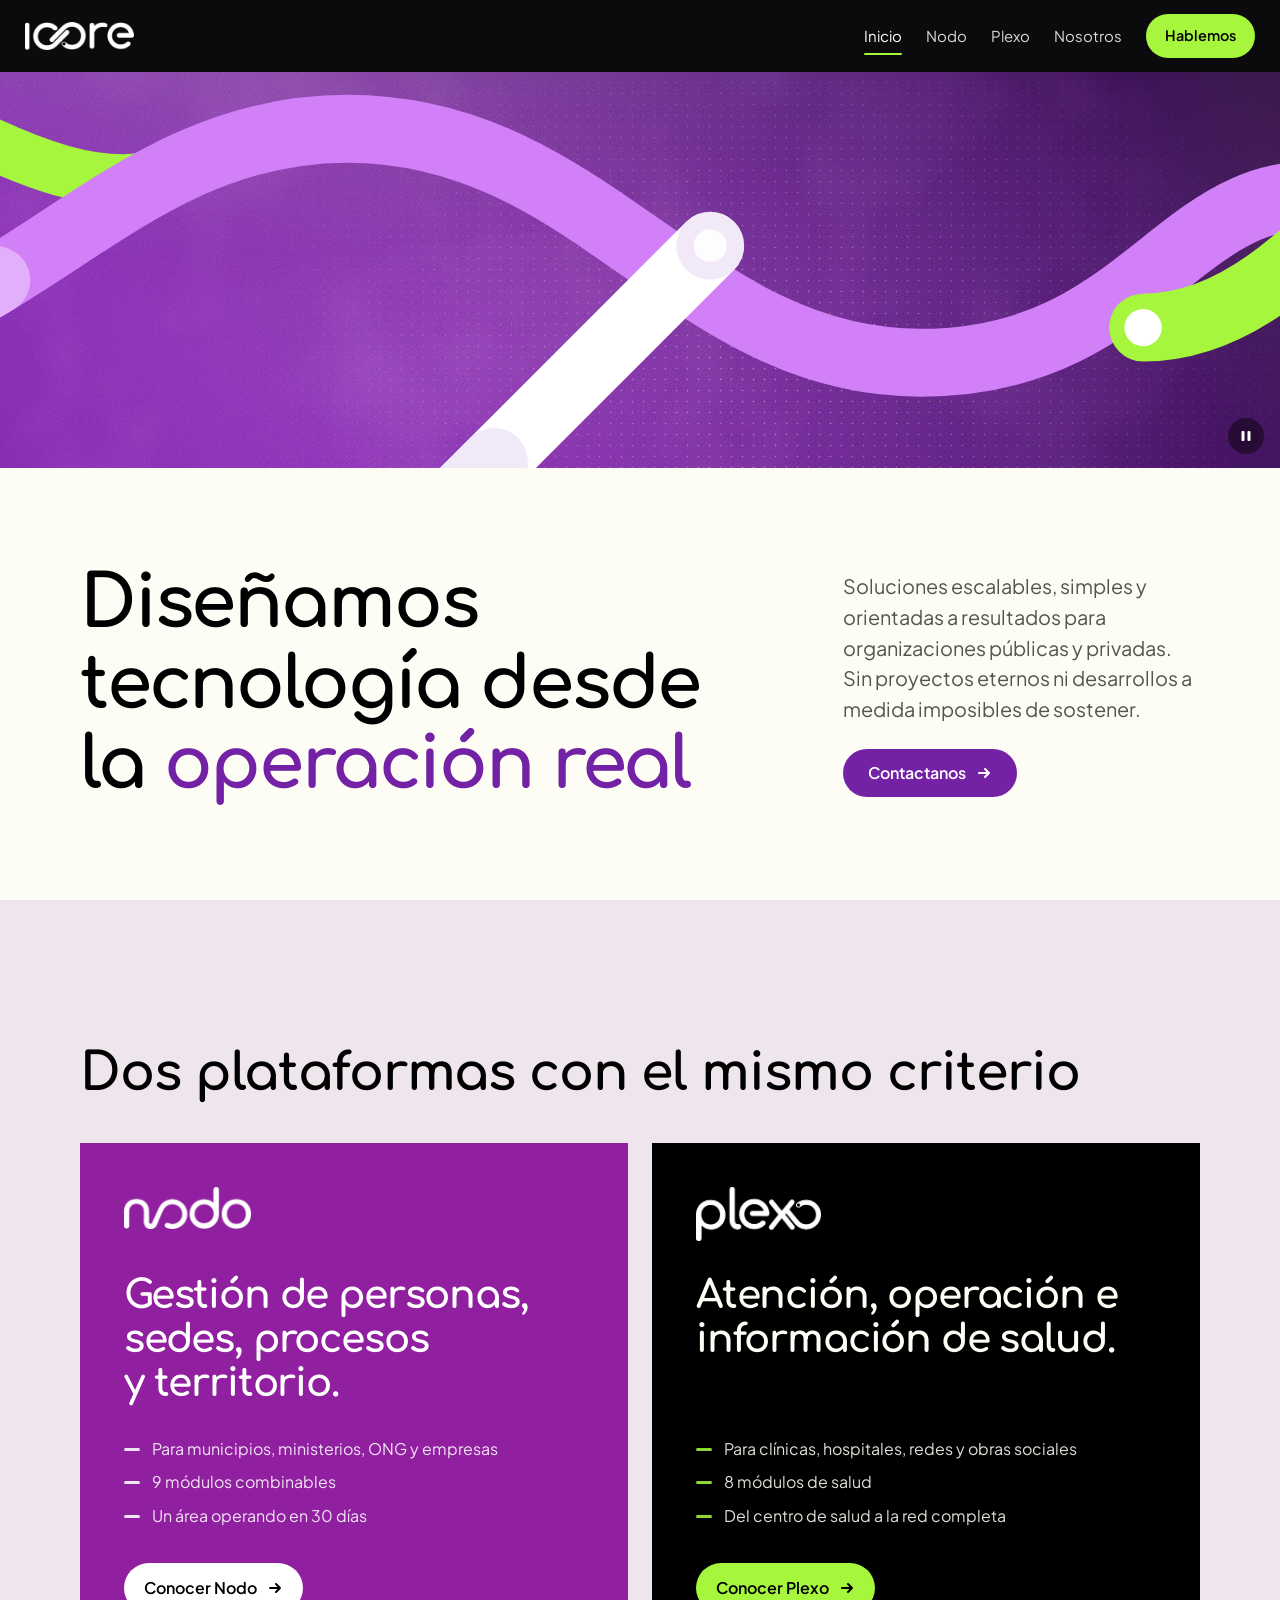
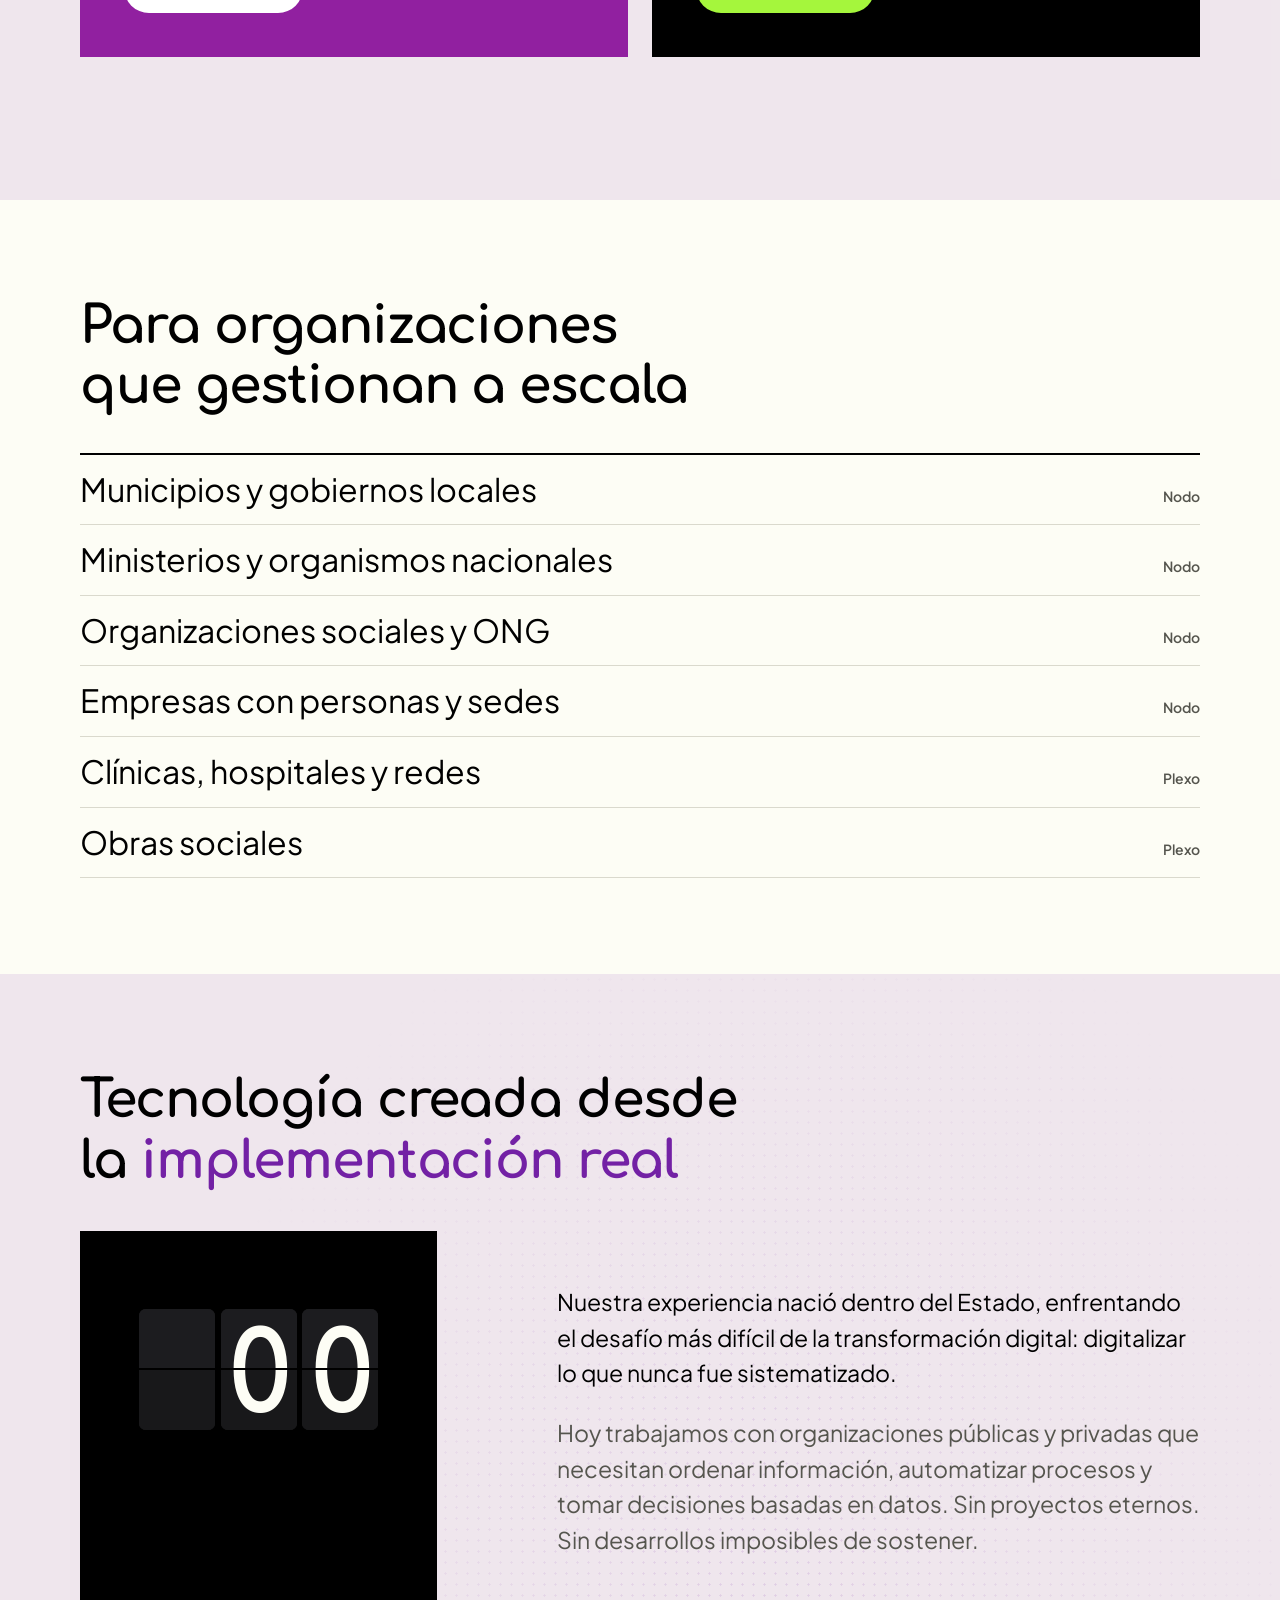
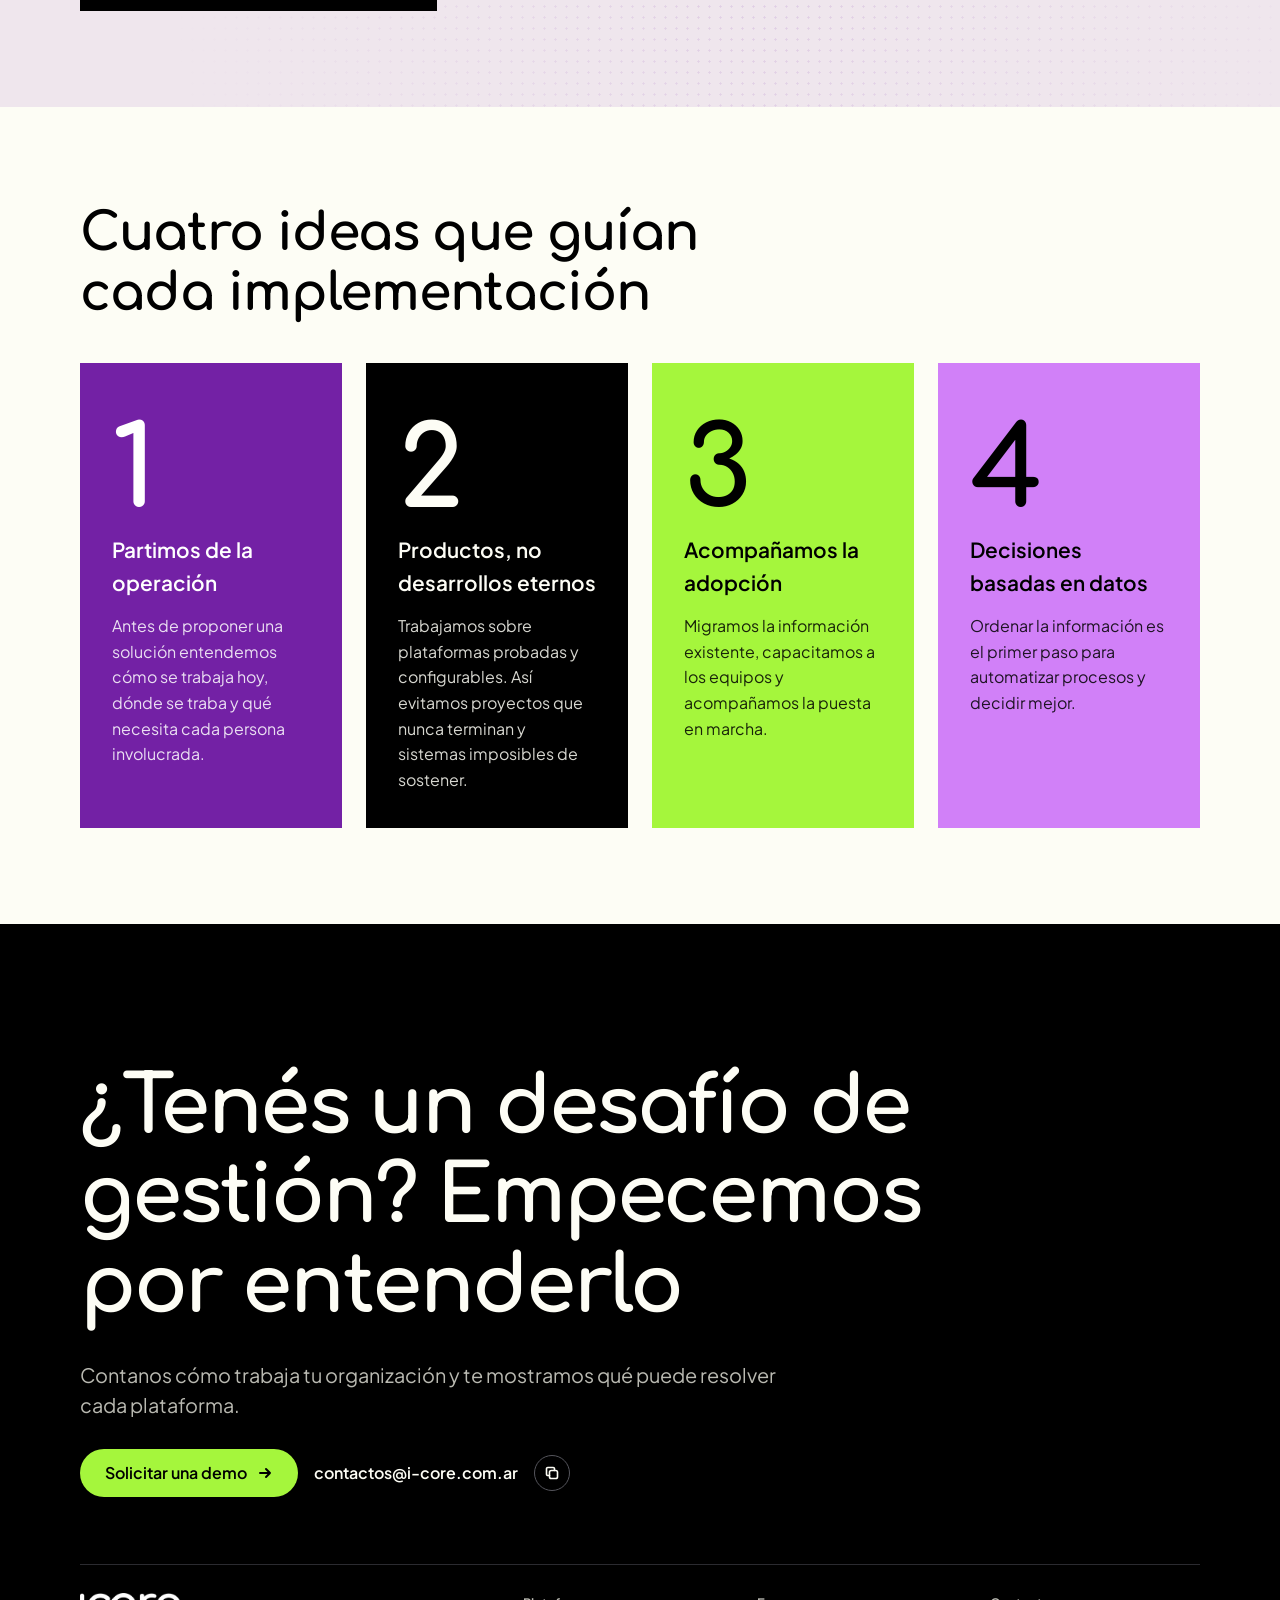
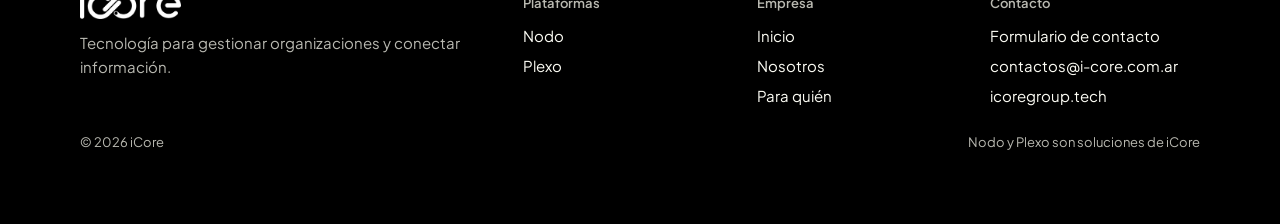
<file: index.html>
<!doctype html>
<html lang="es">
<head>
<meta charset="utf-8">
<meta name=viewport content="width=device-width,initial-scale=1,viewport-fit=cover"><style>:root{color-scheme:light;box-sizing:border-box;padding-top:env(safe-area-inset-top,0px);padding-bottom:env(safe-area-inset-bottom,0px)}html{scroll-padding-top:env(safe-area-inset-top,0px)}body{margin:0;padding:0;font:14px -apple-system,BlinkMacSystemFont,sans-serif;background:#fff;color:#000}img{max-width:100%}[hidden]:not([hidden=until-found i]){display:none!important}</style>
<title>iCore · Software de gestión para el Estado, organizaciones y salud</title>
<meta name="description" content="iCore desarrolla Nodo, plataforma de gestión para el Estado y organizaciones sociales, y Plexo, plataforma para instituciones de salud.">
<meta name="theme-color" content="#000000">
<meta property="og:type" content="website">
<meta property="og:title" content="iCore · Software de gestión para el Estado, organizaciones y salud">
<meta property="og:description" content="Nodo para el Estado y organizaciones sociales. Plexo para instituciones de salud.">
<meta property="og:locale" content="es_AR">
<meta property="og:url" content="https://icoregroup.tech/">
<meta property="og:image" content="https://icoregroup.tech/og-image.png">
<meta property="og:image:width" content="1200">
<meta property="og:image:height" content="630">
<meta name="twitter:card" content="summary_large_image">
<link rel="canonical" href="https://icoregroup.tech/">
<meta name="google-site-verification" content="ztzezGslrCWquT7s8KjHzCz61tz98cTX13s_H7K86PA">
<link rel="preconnect" href="https://fonts.googleapis.com"><link rel="preconnect" href="https://fonts.gstatic.com" crossorigin>
<link rel="stylesheet" href="https://fonts.googleapis.com/css2?family=Comfortaa:wght@700&family=Plus+Jakarta+Sans:wght@400;500;600&display=swap">
</head>
<body>
<style>
/* Versión B «Bloques» · sitio: Inicio + subpáginas Nodo y Plexo. Bloques de color plenos, titulares grandes, el trazo del logotipo como gráfica de cada banda (color propio por marca) y header flotante en píldora que queda suspendido al hacer scroll. */
:root{
  --black:#000000; --cream:#FDFDF5; --violet:#7321A5; --violet-2:#5E1A88; --lime:#A5F63C; --lila:#D180F8; --tint:#F2E8F8;
  --f-display:"Comfortaa","Varela Round",system-ui,sans-serif; --f-body:"Plus Jakarta Sans","Segoe UI",system-ui,sans-serif;
  --bg:var(--cream); --fg:#000; --muted:#55554E; --line:#DAD9CD; --line-2:#A9A89C;
  --brand:var(--violet); --brand-ink:var(--violet); --band:var(--violet);
  --btn-bg:var(--violet); --btn-fg:#fff; --btn-hover:var(--violet-2); --focus:var(--violet);
  color-scheme:light;
}
[data-view="nodo"]{--brand:#9120A0; --brand-ink:#9120A0; --band:#9120A0; --tint:#F6E7F2; --btn-bg:#9120A0; --btn-hover:#761A82; --focus:#9120A0}
[data-view="plexo"]{--brand:#2F73A3; --brand-ink:#2F73A3; --band:#2F73A3; --tint:#E5F0F6; --btn-bg:#2F73A3; --btn-hover:#255C83; --focus:#2F73A3}

*{box-sizing:border-box}
html{scroll-padding-top:0; scroll-behavior:auto}
body{margin:0; -webkit-font-smoothing:antialiased; text-rendering:optimizeLegibility}
h1,h2,h3,p,ul,ol,dl,dd,figure{margin:0}
ul,ol{padding:0; list-style:none}
a{color:inherit}
img{display:block; max-width:100%}
button{font:inherit; color:inherit}
:root{--gut:80px; --padt:120px; --padb:72px; --nav:72px}
@media (max-width:1023px){ :root{--gut:48px; --padt:112px; --padb:56px} }
@media (max-width:639px){ :root{--gut:24px; --padt:96px; --padb:48px; --nav:60px} }
.wrap{width:min(100% - 2 * var(--gut), 1280px); margin-inline:auto; position:relative; z-index:1}
main section, footer.closing{position:relative; height:calc(var(--h,1) * 100svh); min-height:620px; padding-top:var(--padt); padding-bottom:var(--padb); overflow:hidden}
@media (max-width:1023px){ main section, footer.closing{height:auto; min-height:100svh} main section.hero{min-height:100svh} }
.grid{display:grid; grid-template-columns:repeat(12, minmax(0,1fr)); column-gap:24px}
@media (max-width:639px){ .grid{column-gap:12px} }
.layer{position:absolute; inset:0; z-index:0; pointer-events:none}
.sr{position:absolute; width:1px; height:1px; overflow:hidden; clip:rect(0 0 0 0); white-space:nowrap}
:focus-visible{outline:2px solid var(--focus, #A5F63C); outline-offset:3px; border-radius:6px}
/* Botones: un solo par en toda la página */
.btn{display:inline-flex; align-items:center; justify-content:center; gap:10px; min-height:48px; padding:0 24px; border-radius:999px; border:1.5px solid transparent; font-weight:600; font-size:1rem; text-decoration:none; cursor:pointer; transition:transform .15s ease, background-color .2s, border-color .2s, color .2s}
.btn:hover{transform:translateY(-1px)}
.btn:active{transform:translateY(1px) scale(.98)}
.btn--primary{background:var(--btn-bg); color:var(--btn-fg)}
.btn--primary:hover{background:var(--btn-hover)}
.btn--ghost{background:transparent; color:var(--fg); border-color:var(--line-2)}
.btn--ghost:hover{border-color:var(--fg)}
.btn svg{width:16px; height:16px; transition:transform .2s}
.btn:hover svg{transform:translateX(3px)}
@media (max-width:639px){ .hero .btn{width:100%} }
/* Video de plataforma: slot con stand-in en HTML vivo */
.vslot{position:relative; overflow:hidden}
.vslot__video{position:absolute; inset:0; width:100%; height:100%; object-fit:cover; z-index:2}
.vslot.has-video{aspect-ratio:16/10; border-radius:18px; border:1px solid rgba(0,0,0,.08); background:#F4F4F8; box-shadow:0 24px 60px -30px rgba(18,43,61,.35)}
.vslot.has-video > :not(.vslot__video):not(.vslot__pause){display:none}
.vslot.has-video .vslot__video{object-fit:contain}
.vslot__pause{position:absolute; right:14px; bottom:14px; z-index:3; width:40px; height:40px; border-radius:50%; border:0; background:rgba(0,0,0,.72); color:#fff; display:grid; place-items:center; cursor:pointer}
.vslot__pause svg{width:14px; height:14px}
@media (prefers-reduced-motion: reduce){ *,*::before,*::after{animation:none!important; transition:none!important} }


.app{--a-bg:#FFFFFF; --a-fg:#0B0A0D; --a-muted:#6B6B64; --a-line:#E6E5DB; --a-soft:#F6F5EE; --a-acc:#7321A5; --a-acc-soft:#F1E6F8;
  background:var(--a-bg); color:var(--a-fg); border:1px solid var(--a-line); border-radius:14px; overflow:hidden; font-size:13px; line-height:1.45; font-family:var(--f-body); text-align:left; width:100%}
.app--dark{--a-bg:#0E0E11; --a-fg:#F2F2EC; --a-muted:#8F8F88; --a-line:#24242A; --a-soft:#16161A}
.app[data-app="nodo"]{--a-acc:#9120A0; --a-acc-soft:#F6E6F3}
.app[data-app="plexo"]{--a-acc:#2F73A3; --a-acc-soft:#E4EFF6}
.app--dark[data-app="nodo"]{--a-acc:#F04FAC; --a-acc-soft:#2A1222}
.app--dark[data-app="plexo"]{--a-acc:#14B8D4; --a-acc-soft:#0E2229}
.app-bar{display:flex; align-items:center; gap:12px; height:40px; padding:0 14px; border-bottom:1px solid var(--a-line); background:var(--a-soft)}
.app-bar img{height:16px; width:auto}
.app-bar .crumb{color:var(--a-muted)}
.app-bar .who{margin-left:auto; width:24px; height:24px; border-radius:50%; background:var(--a-acc-soft); color:var(--a-acc); display:grid; place-items:center; font-weight:700; font-size:10px}
.app-body{display:grid; grid-template-columns:150px minmax(0,1fr); min-height:300px}
.app-side{border-right:1px solid var(--a-line); padding:12px 8px; display:grid; gap:2px; align-content:start}
.app-side span{display:flex; align-items:center; gap:8px; padding:7px 10px; border-radius:8px; color:var(--a-muted)}
.app-side span::before{content:""; width:6px; height:6px; border-radius:50%; background:currentColor; opacity:.5}
.app-side span.on{background:var(--a-acc-soft); color:var(--a-acc); font-weight:600}
.app-side span.on::before{opacity:1}
.app-main{padding:16px; display:grid; gap:14px; align-content:start; min-width:0}
.app-head{display:flex; align-items:center; gap:12px; flex-wrap:wrap}
.app-head .av{width:38px; height:38px; border-radius:50%; background:var(--a-acc-soft); color:var(--a-acc); display:grid; place-items:center; font-weight:700}
.app-head b{display:block; font-size:15px}
.app-head small{color:var(--a-muted)}
.app-head .pill{margin-left:auto; padding:4px 10px; border-radius:999px; background:var(--a-acc-soft); color:var(--a-acc); font-weight:600; font-size:12px}
.app-cols{display:grid; grid-template-columns:minmax(0,1.1fr) minmax(0,1fr); gap:12px}
.app-card{border:1px solid var(--a-line); border-radius:10px; padding:12px 14px; display:grid; gap:10px; align-content:start; min-width:0}
.app-card > small{color:var(--a-muted); font-weight:600}
.trk{position:relative; display:grid; gap:9px; padding-left:22px}
.trk::before{content:""; position:absolute; left:5px; top:5px; bottom:5px; width:2px; border-radius:2px; background:var(--a-line)}
.trk::after{content:""; position:absolute; left:5px; top:5px; height:58%; width:2px; border-radius:2px; background:var(--a-acc)}
.trk li{position:relative; color:var(--a-muted)}
.trk li::before{content:""; position:absolute; left:-22px; top:4px; width:12px; height:12px; border-radius:50%; background:var(--a-bg); border:2px solid var(--a-line)}
.trk li.d::before{background:var(--a-acc); border-color:var(--a-acc)}
.trk li.n{color:var(--a-fg); font-weight:600}
.trk li.n::before{border-color:var(--a-acc)}
.kv{display:grid}
.kv div{display:flex; justify-content:space-between; gap:10px; padding:7px 0; border-bottom:1px solid var(--a-line)}
.kv div:last-child{border-bottom:0}
.kv span{color:var(--a-muted)}
.kv b{font-weight:600}
.note{display:flex; gap:10px; align-items:center; padding:10px 12px; border-radius:10px; background:var(--a-acc-soft)}
.note::before{content:""; flex:none; width:8px; height:8px; border-radius:50%; background:var(--a-acc)}
.note b{display:block}
.note small{color:var(--a-muted)}
.q{display:grid; gap:8px}
.q li{display:grid; grid-template-columns:auto minmax(0,1fr) auto; gap:12px; align-items:center; padding:9px 12px; border:1px solid var(--a-line); border-radius:10px}
.q li.call{border-color:var(--a-acc); background:var(--a-acc-soft)}
.lvl{font-size:11px; font-weight:700; padding:2px 8px; border-radius:999px; color:#fff}
.l1{background:#C0362C} .l2{background:#D9692A} .l3{background:#C99A12} .l4{background:#2F8F5B} .l5{background:#2F73A3}
.q .st{color:var(--a-muted); font-size:12px}
.q li.call .st{color:var(--a-acc); font-weight:700}
.tri{display:grid; gap:7px}
.tri div{display:grid; grid-template-columns:52px minmax(0,1fr) 18px; gap:8px; align-items:center}
.tri span{color:var(--a-muted)}
.tri i{display:block; height:8px; border-radius:4px}
.tri b{text-align:right; font-variant-numeric:tabular-nums}
@media (max-width:639px){ .app-body{grid-template-columns:minmax(0,1fr)} .app-side{display:none} .app-cols{grid-template-columns:minmax(0,1fr)} }

body{background:var(--bg); color:var(--fg); font-family:var(--f-body); font-size:16px; line-height:1.6}
.big{font-family:var(--f-display); font-weight:700; letter-spacing:-.03em; line-height:1.12; text-wrap:balance}
.h2{font-family:var(--f-display); font-weight:700; letter-spacing:-.02em; line-height:1.16; font-size:clamp(2rem, 1.2rem + 2.6vw, 3.25rem); text-wrap:balance}
.lead{font-size:clamp(1.0625rem, 1rem + .3vw, 1.25rem); line-height:1.55; color:var(--muted); max-width:52ch}
.em{color:var(--brand-ink)}
.on-dark{--fg:#FDFDF5; --muted:#B9B9B1; --line:#2B2B30; --line-2:#55555C; --btn-bg:var(--lime); --btn-fg:#000; --btn-hover:#BDFB6E; --focus:var(--lime); color:var(--fg)}
.lnk{display:inline-flex; align-items:center; gap:8px; font-weight:600; text-decoration:none; position:relative; padding:4px 0; background:none; border:0; cursor:pointer}
.lnk::after{content:""; position:absolute; left:0; right:24px; bottom:0; height:2px; border-radius:2px; background:currentColor; transform:scaleX(.3); transform-origin:left; transition:transform .25s}
.lnk:hover::after{transform:scaleX(1)}
.lnk svg{width:16px; height:16px; transition:transform .2s} .lnk:hover svg{transform:translateX(3px)}

/* Header flotante: píldora suspendida, visible en todo el recorrido */
.nav{position:fixed; z-index:50; top:calc(14px + env(safe-area-inset-top,0px)); left:50%; transform:translateX(-50%); width:min(100% - 32px, 820px); height:56px; display:flex; align-items:center; gap:24px; padding:0 8px 0 27px; background:#0B0B0D; color:#FDFDF5; border:1px solid #2A2A30; border-radius:999px; transition:box-shadow .25s}
.nav.is-scrolled{box-shadow:0 10px 30px rgba(0,0,0,.18)}
.nav__logo{display:flex; align-items:center}
.nav__logo img{height:24px; width:auto}
.nav__links{display:flex; gap:24px; margin-left:auto}
.nav__links a{text-decoration:none; font-size:.9375rem; color:#D8D8D1; position:relative; padding:4px 0}
.nav__links a::after{content:""; position:absolute; left:0; right:0; bottom:-3px; height:2px; border-radius:2px; background:var(--lime); transform:scaleX(0); transform-origin:left; transition:transform .25s}
.nav__links a:hover::after, .nav__links a[aria-current="page"]::after{transform:scaleX(1)}
.nav__links a[aria-current="page"]{color:#fff}
.nav .btn{min-height:40px; padding:0 18px; font-size:.9rem; background:var(--lime); color:#000}
.nav .btn:hover{background:#BDFB6E}
.nav__menu{display:none; width:40px; height:40px; border-radius:50%; border:1px solid #3A3A42; background:transparent; color:#fff; place-items:center; cursor:pointer}
.nav__menu svg{width:18px; height:18px}
.sheet{position:fixed; z-index:49; top:calc(78px + env(safe-area-inset-top,0px)); left:16px; right:16px; background:#0B0B0D; color:#FDFDF5; border:1px solid #2A2A30; border-radius:22px; padding:10px 22px 22px}
.sheet a:not(.btn){display:block; padding:14px 0; border-bottom:1px solid #26262B; text-decoration:none; font-family:var(--f-display); font-size:1.25rem}
.sheet a[aria-current="page"]{color:var(--lime)}
.sheet .btn{margin-top:18px; width:100%; background:var(--lime); color:#000}
@media (max-width:720px){ .nav__links{display:none} .nav .btn{margin-left:auto} .nav__menu{display:grid} }
@media (max-width:420px){ .nav .btn{display:none} .nav__menu{margin-left:auto} }

/* Hero con banda de color y el trazo */
.hero{height:100svh; min-height:720px; padding-top:0; padding-bottom:var(--padb); display:grid; grid-template-rows:minmax(220px, 44%) 1fr}
.band{position:relative; background:var(--band-grad, var(--band)); overflow:hidden; isolation:isolate}
[data-view="inicio"]{--band-grad:linear-gradient(39deg, #7321A5 18%, #2C0D3F 100%)}
[data-view="nodo"] .band{--band-grad:linear-gradient(11deg, #9120A0 20%, #350C3A 100%)}
[data-view="plexo"] .band{--band-grad:linear-gradient(29deg, #2F73A3 20%, #122B3D 100%)}
/* Textura: profundidad tonal (luz arriba a la izquierda, sombra abajo a la derecha) + grano fino */
.band::before{content:""; position:absolute; inset:0; z-index:0; background:radial-gradient(110% 95% at 12% 0%, rgba(255,255,255,.17), rgba(255,255,255,0) 58%), radial-gradient(85% 90% at 100% 100%, rgba(0,0,0,.14), rgba(0,0,0,0) 62%)}
.band::after{content:""; position:absolute; inset:0; z-index:0; opacity:.22; mix-blend-mode:overlay; background-image:url("data:image/svg+xml,%3Csvg xmlns='http://www.w3.org/2000/svg' width='180' height='180'%3E%3Cfilter id='n'%3E%3CfeTurbulence type='fractalNoise' baseFrequency='.85' numOctaves='3' stitchTiles='stitch'/%3E%3CfeColorMatrix values='0 0 0 0 1 0 0 0 0 1 0 0 0 0 1 0 0 0 1.4 -.25'/%3E%3C/filter%3E%3Crect width='180' height='180' filter='url(%23n)'/%3E%3C/svg%3E")}
.band > svg{position:absolute; inset:0; width:100%; height:100%; z-index:1}
.band .pulse{stroke-dasharray:.07 .93; animation:run 7s linear infinite}
@keyframes run{from{stroke-dashoffset:0}to{stroke-dashoffset:-1}}
.band .beat{transform-box:fill-box; transform-origin:center; animation:beat 3.2s ease-in-out infinite}
@keyframes beat{0%,100%{transform:scale(1)}50%{transform:scale(1.18)}}
/* Corriente viva: cometa (estela + núcleo), deriva leve, malla de luz, eco del punto y trama de nodos */
[data-view="inicio"] .band{--m1:#D180F8; --m2:#7321A5; --m3:#A5F63C}
[data-view="nodo"] .band{--m1:#EA1F94; --m2:#9120A0; --m3:#A5F63C}
[data-view="plexo"] .band{--m1:#06A4A0; --m2:#14B8D4; --m3:#2F73A3}
.band__mesh{position:absolute; inset:0; z-index:0; opacity:.9; mix-blend-mode:screen; pointer-events:none;
  background:radial-gradient(38% 60% at 18% 30%, color-mix(in srgb, var(--m1) 30%, transparent), transparent 70%), radial-gradient(42% 70% at 82% 70%, color-mix(in srgb, var(--m2) 45%, transparent), transparent 70%), radial-gradient(30% 60% at 60% 15%, color-mix(in srgb, var(--m3) 14%, transparent), transparent 70%);
  background-size:220% 220%; animation:mesh 26s ease-in-out infinite}
@keyframes mesh{0%,100%{background-position:0% 0%, 100% 100%, 50% 0%} 33%{background-position:35% 20%, 70% 80%, 30% 30%} 66%{background-position:15% 45%, 85% 55%, 70% 10%}}
.band__dots{position:absolute; inset:0; z-index:0; pointer-events:none; opacity:.38;
  background-image:radial-gradient(circle, rgba(255,255,255,.9) .75px, transparent 1.1px); background-size:11px 11px;
  -webkit-mask-image:radial-gradient(34% 70% at 30% 40%, #000, transparent 70%), radial-gradient(30% 60% at 78% 65%, rgba(0,0,0,.8), transparent 70%);
          mask-image:radial-gradient(34% 70% at 30% 40%, #000, transparent 70%), radial-gradient(30% 60% at 78% 65%, rgba(0,0,0,.8), transparent 70%);
  -webkit-mask-size:200% 200%; mask-size:200% 200%; animation:dotsmask 22s ease-in-out infinite}
@keyframes dotsmask{0%,100%{-webkit-mask-position:0% 0%, 100% 100%; mask-position:0% 0%, 100% 100%} 50%{-webkit-mask-position:60% 30%, 30% 60%; mask-position:60% 30%, 30% 60%}}
.band__fog{position:absolute; inset:0; z-index:0; pointer-events:none; mix-blend-mode:soft-light; opacity:.26; background-image:url("data:image/svg+xml,%3Csvg xmlns='http://www.w3.org/2000/svg' width='640' height='640'%3E%3Cfilter id='f' x='0' y='0' width='1' height='1'%3E%3CfeTurbulence type='fractalNoise' baseFrequency='.00625' numOctaves='3' seed='7' stitchTiles='stitch'/%3E%3CfeColorMatrix values='0 0 0 0 1 0 0 0 0 1 0 0 0 0 1 0 0 0 2.2 -1.05'/%3E%3C/filter%3E%3Crect width='640' height='640' filter='url(%23f)'/%3E%3C/svg%3E"); background-size:640px 640px; animation:fog 60s linear infinite, fogbreath 9s ease-in-out infinite}
@keyframes fog{from{background-position:0 0}to{background-position:640px -640px}}
/* respiro lento: la niebla se aclara y se densifica (más translúcida que antes) */
@keyframes fogbreath{0%,100%{opacity:.16} 50%{opacity:.32}}
/* Secciones de video: misma trama de nodos animada de las franjas, en el color de cada plataforma */
section.demo, #nosotros{position:relative; isolation:isolate}
/* las secciones de video y el cierre crecen con su contenido: nunca recortan */
main section.demo{height:auto; min-height:0; padding-bottom:96px}
footer.closing{height:auto; min-height:calc(var(--h,1) * 100svh)}
footer.closing{display:flex; flex-direction:column} footer.closing > .wrap{flex:1 0 auto; height:auto}
section.demo::before, #nosotros::before{content:""; position:absolute; inset:0; z-index:-1; pointer-events:none; opacity:.55;
  background-image:radial-gradient(circle, var(--demo-dot, rgba(115,33,165,.55)) .9px, transparent 1.3px); background-size:11px 11px;
  -webkit-mask-image:radial-gradient(34% 70% at 30% 40%, #000, transparent 70%), radial-gradient(30% 60% at 78% 65%, rgba(0,0,0,.8), transparent 70%);
          mask-image:radial-gradient(34% 70% at 30% 40%, #000, transparent 70%), radial-gradient(30% 60% at 78% 65%, rgba(0,0,0,.8), transparent 70%);
  -webkit-mask-size:200% 200%; mask-size:200% 200%; animation:dotsmask 22s ease-in-out infinite}
#nodo-demo{--demo-dot:rgba(145,32,160,.42)}
#nosotros{--demo-dot:rgba(115,33,165,.24)}
#plexo-demo{--demo-dot:rgba(47,115,163,.42)}
.motion-paused section.demo::before, .motion-paused #nosotros::before{animation-play-state:paused}
@media (prefers-reduced-motion: reduce){ section.demo::before, #nosotros::before{animation-play-state:paused} }
.band .tail{stroke-dasharray:.16 .84; opacity:.5; animation:run 8s linear infinite}
.band .core{stroke-dasharray:.045 .955; opacity:.85; animation:run 8s linear infinite}
.band .drift{animation:drift 21s ease-in-out infinite}
@keyframes drift{0%,100%{transform:translate(0,0)} 50%{transform:translate(7px,-5px)}}
.band .beat{animation:beat2 3.2s cubic-bezier(.45,0,.2,1) infinite}
@keyframes beat2{0%,100%{transform:scale(1)} 40%{transform:scale(1.14)}}
.band .ring{transform-box:fill-box; transform-origin:center; opacity:0; animation:ring 3.2s cubic-bezier(.2,.6,.3,1) infinite}
@keyframes ring{0%{transform:scale(1); opacity:.55} 70%,100%{transform:scale(2.6); opacity:0}}
.motion-paused .band .pulse, .motion-paused .band .beat, .motion-paused .band .tail, .motion-paused .band .core, .motion-paused .band .drift, .motion-paused .band .ring, .motion-paused .band__mesh, .motion-paused .band__dots, .motion-paused .band__fog{animation-play-state:paused}
.band__pause{position:absolute; z-index:2; right:max(16px, env(safe-area-inset-right,0px)); bottom:14px; display:inline-flex; align-items:center; gap:8px; height:34px; padding:0 14px; border:0; border-radius:999px; background:rgba(0,0,0,.45); color:#fff; font-size:.8125rem; font-weight:500; cursor:pointer}
.band__pause:hover{background:rgba(0,0,0,.7)}
.band__pause:focus-visible{outline:2px solid var(--lime); outline-offset:2px}
.band__pause svg{width:11px; height:11px}
@media (prefers-reduced-motion: reduce){ .band .pulse, .band .beat, .band .tail, .band .core, .band .drift, .band .ring, .band__mesh, .band__dots, .band__fog{animation-play-state:paused} }
.band .s{fill:none; stroke-linecap:round; stroke-linejoin:round}
.band .draw{stroke-dasharray:1; stroke-dashoffset:0; animation:draw 1.6s cubic-bezier(.3,.6,.2,1) both}
@keyframes draw{from{stroke-dashoffset:1}to{stroke-dashoffset:0}}
.hero__head{padding-top:44px; display:flex; align-items:center; min-height:0}
.hero__head > .wrap{flex:none}
.hero__head .grid{align-items:center; row-gap:28px}
.hero h1{grid-column:1 / span 8; font-size:clamp(2.4rem, 1rem + 4.4vw, 4.75rem)}
.hero__side{grid-column:9 / span 4; display:grid; gap:24px; justify-items:start}
.hero__side .prodlogo{height:44px; width:auto}
.hero__cta{display:flex; flex-wrap:wrap; gap:12px}
@media (max-width:1023px){ .hero h1,.hero__side{grid-column:1 / -1} }
@media (max-width:639px){ .hero{height:auto; min-height:100svh; grid-template-rows:200px auto} .hero__head{padding-top:28px} }

/* Inicio · plataformas: dos bloques que llevan a cada subpágina */
.plats{display:grid; grid-template-columns:repeat(2, minmax(0,1fr)); gap:24px; margin-top:40px}
.plat{display:grid; gap:30px; align-content:start; padding:44px; min-height:496px; text-decoration:none; transition:transform .2s}
.plat > img{margin-bottom:3px}
/* Hover: luz sutil que se expande desde el punto donde entra el cursor y se retrae hacia donde sale */
.plat{position:relative; isolation:isolate; overflow:hidden}
.plat > *:not(.plat__reveal){position:relative; z-index:1}
.plat__reveal{position:absolute; inset:0; z-index:0; pointer-events:none; clip-path:circle(0px at var(--x,50%) var(--y,50%)); transition:clip-path 1.1s cubic-bezier(.16,1,.3,1);
  background:radial-gradient(circle, rgba(255,255,255,.15) .7px, transparent 1.1px) 0 0/11px 11px, var(--rv)}
.plat--nodo{--rv:linear-gradient(135deg, #AA34B8 0%, #A02AAD 55%, #9322A3 100%)}
.plat--plexo{--rv:linear-gradient(135deg, #12303B 0%, #0A161C 55%, #030507 100%)}
.plat.is-on .plat__reveal, .plat:focus-visible .plat__reveal{clip-path:circle(150% at var(--x,50%) var(--y,50%))}
@media (prefers-reduced-motion: reduce){ .plat__reveal{transition-duration:.01s} }
.sec-violet{background:rgba(115,33,165,.10)}
.plat:hover{transform:translateY(-2px)}
.plat--nodo{background:#9120A0; color:#fff}
.plat--plexo{background:#000; color:#FDFDF5}
.plat img{height:42px; width:auto}
.plat--plexo img{height:54px}
.plat--nodo > img{margin-bottom:15px} /* 42 + 15 = 54 + 3: el logo ocupa el mismo alto en las dos tarjetas */
.plat .big{font-size:clamp(1.7rem, 1rem + 1.8vw, 2.5rem); min-height:3.36em}
.plat ul{display:grid; gap:8px; opacity:.88}
.plat li{display:flex; gap:12px; align-items:baseline}
.plat li::before{content:""; flex:none; width:16px; height:3px; border-radius:2px; background:var(--lime); transform:translateY(-4px)}
.plat--nodo li::before{background:#fff}
.plat .go{margin-top:5px; display:inline-flex; gap:10px; align-items:center; font-weight:600; justify-self:start; padding:12px 20px; border-radius:999px; background:#fff; color:#000}
.plat--plexo .go{background:var(--lime)}
.plat .go svg{width:16px; height:16px; transition:transform .2s} .plat:hover .go svg{transform:translateX(3px)}
@media (max-width:900px){ .plats{grid-template-columns:minmax(0,1fr)} .plat{min-height:0; padding:32px} }

/* Para quién: lista tipográfica grande */
.rows{display:grid; margin-top:36px; border-top:2px solid #000}
.rows a{display:grid; grid-template-columns:minmax(0,1fr) auto; align-items:baseline; gap:24px; padding:14px 0; border-bottom:1px solid var(--line); text-decoration:none; transition:color .2s, padding-left .25s}
.rows a .big{font-family:var(--f-body); font-weight:400; font-size:clamp(1.25rem, .8rem + 1.5vw, 2rem); letter-spacing:0; line-height:1.3}
.rows a span:last-child{font-weight:600; font-size:.875rem; color:var(--muted)}
.rows a:hover{color:var(--violet); padding-left:12px}

/* Tres bloques (pasos) */
/* Nosotros: mismo patrón de bloque + texto que Plexo; Cómo trabajamos: mismo patrón que los pasos, en cuatro */
.about__block{grid-column:1 / span 4; background:#000; color:#FDFDF5; padding:44px 40px; min-height:380px; display:grid; align-content:center; justify-items:center; gap:22px; text-align:center}
.about__num{font-family:var(--f-display); font-weight:700; font-size:clamp(5rem, 3rem + 5vw, 9rem); line-height:1; letter-spacing:-.04em}
/* +10 como cartel de aeropuerto: cada dígito es una paleta que se parte al medio y gira */
.about__num{display:inline-flex; align-items:center; gap:.06em}
.about__num .plus{line-height:1; opacity:0; transform:translateX(14px); transition:opacity .6s cubic-bezier(.16,1,.3,1), transform .7s cubic-bezier(.16,1,.3,1)}
.flaps{display:inline-flex; gap:.05em; perspective:4em}
.flap{position:relative; display:inline-block; width:.68em; height:1.08em; border-radius:.06em; background:#161618; box-shadow:inset 0 0 0 1px rgba(255,255,255,.04)}
.flap::after{content:""; position:absolute; left:0; right:0; top:50%; height:.02em; margin-top:-.01em; background:#000; z-index:5}
.flap .h{position:absolute; left:0; right:0; height:50%; overflow:hidden; background:#1c1c1f; backface-visibility:hidden}
.flap .h span{position:absolute; left:0; right:0; height:1.08em; line-height:1.08em; text-align:center; transform:translateY(var(--dy,0px))}
.flap--sign .h span{transform:translateY(var(--dys,0px))}
.flap .t{top:0; border-radius:.06em .06em 0 0} .flap .t span{top:0}
.flap .b{bottom:0; border-radius:0 0 .06em .06em; background:#18181a} .flap .b span{bottom:0}
.flap .ft{transform-origin:50% 100%; z-index:3} .flap .fb{transform-origin:50% 0; z-index:3; transform:rotateX(90deg)}
.flap.go .ft{animation:flapTop var(--fd,.06s) cubic-bezier(.55,0,1,.45) forwards}
.flap.go .fb{animation:flapBot calc(var(--fd,.06s) * 1.6) cubic-bezier(.2,.7,.3,1) var(--fd,.06s) both}
@keyframes flapTop{from{transform:rotateX(0)} to{transform:rotateX(-90deg)}}
@keyframes flapBot{0%{transform:rotateX(90deg)} 70%{transform:rotateX(-7deg)} 100%{transform:rotateX(0)}}
/* sombra de la paleta que cae y de la que se asienta */
.flap .ft::after, .flap .fb::after{content:""; position:absolute; inset:0; pointer-events:none}
.flap .ft::after{background:linear-gradient(to top, rgba(0,0,0,.65), rgba(0,0,0,.15)); opacity:0}
.flap .fb::after{background:linear-gradient(to bottom, rgba(0,0,0,.6), rgba(0,0,0,0)); opacity:1}
.flap.go .ft::after{animation:flapShadeIn var(--fd,.06s) ease-in forwards}
.flap.go .fb::after{animation:flapShadeOut calc(var(--fd,.06s) * 1.2) ease-out var(--fd,.06s) both}
@keyframes flapShadeIn{to{opacity:1}} @keyframes flapShadeOut{to{opacity:0}}
/* la mitad inferior que queda debajo se oscurece apenas mientras la tapa cae encima */
.flap.go .b:not(.fb){animation:flapUnder calc(var(--fd,.06s) * 2.6) ease-out both}
@keyframes flapUnder{0%{filter:brightness(1)} 40%{filter:brightness(.6)} 100%{filter:brightness(1)}}
.about__block > p{opacity:0; transform:translateY(8px); transition:opacity .7s cubic-bezier(.16,1,.3,1) .15s, transform .8s cubic-bezier(.16,1,.3,1) .15s}
.about__block.done > p{opacity:1; transform:none}
.about__block p{font-size:1.25rem; font-weight:600; line-height:1.35; max-width:18ch}
.about{grid-column:6 / span 7; min-width:0; display:grid; gap:24px; align-content:center; font-size:clamp(1.125rem, 1rem + .55vw, 1.5rem); line-height:1.55; color:#000}
.about p + p{color:var(--muted)}
@media (max-width:1023px){ .about__block,.about{grid-column:1 / -1} .about__block{min-height:0; padding:40px 32px} }
.trio.trio--4{grid-template-columns:repeat(4, minmax(0,1fr))}
.trio.trio--4 li:nth-child(4){background:var(--lila); color:#000}
.trio.trio--4 h3{font-size:1.3rem}
@media (max-width:1100px) and (min-width:901px){ .trio.trio--4{grid-template-columns:repeat(2, minmax(0,1fr))} }
@media (max-width:900px){ .trio.trio--4{grid-template-columns:minmax(0,1fr)} }
.nav__links a.is-active{color:#fff} .nav__links a.is-active::after{transform:scaleX(1)} .nav__links a.is-quiet::after{transform:scaleX(0)} .nav__links a.is-quiet{color:#D8D8D1}
.trio{display:grid; grid-template-columns:repeat(3, minmax(0,1fr)); gap:24px; margin-top:40px}
.trio li{padding:60px 32px 36px; display:grid; gap:14px; align-content:start; min-height:380px}
.trio li:nth-child(1){background:var(--brand); color:#fff}
.trio li:nth-child(2){background:var(--black); color:#FDFDF5}
.trio li:nth-child(3){background:var(--lime); color:#000}
/* Hover de los pasos: solo movimiento. La tarjeta sube y el número sube un poco más (leve profundidad) */
.trio li{transition:transform .55s cubic-bezier(.16,1,.3,1), box-shadow .55s cubic-bezier(.16,1,.3,1)}
.trio .num{transition:transform .65s cubic-bezier(.16,1,.3,1)}
@media (hover:hover) and (pointer:fine){
  .trio li:hover{transform:translateY(-8px); box-shadow:0 18px 32px -18px rgba(0,0,0,.28), 0 4px 10px -6px rgba(0,0,0,.12)}
  .trio li:hover .num{transform:translateY(-6px)}
}
@media (prefers-reduced-motion: reduce){ .trio li, .trio .num{transition:none} .trio li:hover, .trio li:hover .num{transform:none} }
.trio .num{font-family:var(--f-display); font-weight:700; font-size:clamp(5rem, 3rem + 5vw, 9rem); line-height:.85; letter-spacing:-.04em}
.trio h3{font-size:1.375rem; font-weight:600; margin-top:auto}
.trio p{opacity:.85}
@media (max-width:900px){ .trio{grid-template-columns:minmax(0,1fr)} .trio li{min-height:0} }

/* Subpáginas · demo a todo el ancho */
.demo{background:var(--tint)}
.demo__head{display:grid; grid-template-columns:repeat(12,minmax(0,1fr)); column-gap:24px; row-gap:16px; align-items:end}
.demo__head h2{grid-column:1 / span 6} .demo__head p{grid-column:7 / span 6}
@media (max-width:1023px){ .demo__head h2,.demo__head p{grid-column:1 / -1} }
.demo__frame{margin-top:40px}
.demo__frame .app{border-radius:18px; font-size:14px}
.demo__frame .app-body{min-height:420px; grid-template-columns:190px minmax(0,1fr)}
.demo__frame .app-main{padding:24px; gap:18px}
@media (max-width:639px){ .demo__frame .app-body{min-height:0; grid-template-columns:minmax(0,1fr)} }

/* Módulos: índice tipográfico en dos columnas */
.mods{display:grid; grid-template-columns:repeat(3, minmax(0,1fr)); column-gap:24px; margin-top:40px; border-top:2px solid #000}
.mods li{padding:20px 0 22px; border-bottom:1px solid var(--line); display:grid; gap:6px; align-content:start; padding-right:16px}
.mods .c{font-size:.8125rem; font-weight:600; color:var(--brand-ink)}
.mods h3{font-family:var(--f-display); font-weight:700; font-size:1.25rem; letter-spacing:-.015em; line-height:1.28}
.mods p{color:var(--muted); font-size:.9375rem}
@media (max-width:900px){ .mods{grid-template-columns:repeat(2, minmax(0,1fr))} }
@media (max-width:560px){ .mods{grid-template-columns:minmax(0,1fr)} }

/* Bloque negro + contenido (FAQ, escenarios, plataforma común) */
.duo{display:grid; grid-template-columns:repeat(12, minmax(0,1fr)); gap:24px; align-items:stretch; margin-top:40px}
.duo__block{grid-column:1 / span 4; background:var(--black); color:#FDFDF5; padding:40px; display:grid; align-content:space-between; gap:32px}
.duo__block .big{font-size:clamp(1.7rem, 1rem + 1.8vw, 2.4rem)}
.duo__body{grid-column:5 / span 8; min-width:0}
@media (max-width:1023px){ .duo__block,.duo__body{grid-column:1 / -1} .duo__block{padding:32px} }
.faq{border-top:2px solid #000}
.faq details{border-bottom:1px solid var(--line)}
.faq summary{list-style:none; cursor:pointer; display:flex; justify-content:space-between; gap:20px; align-items:center; padding:18px 0; font-weight:600; font-size:1.0625rem}
.faq summary::-webkit-details-marker{display:none}
.faq .pm{flex:none; width:30px; height:30px; border-radius:50%; background:var(--brand); position:relative; transition:transform .2s}
.faq .pm::before,.faq .pm::after{content:""; position:absolute; left:50%; top:50%; width:12px; height:2px; background:#fff; border-radius:2px; transform:translate(-50%,-50%)}
.faq .pm::after{transform:translate(-50%,-50%) rotate(90deg)}
.faq details[open] .pm{transform:rotate(45deg)}
.faq details p{padding:0 50px 20px 0; color:var(--muted); max-width:68ch}

/* Escenarios (Plexo) */
.tabs{display:flex; gap:8px; flex-wrap:wrap}
.tabs button{border:1.5px solid var(--line-2); background:transparent; border-radius:999px; padding:10px 18px; font-weight:600; cursor:pointer; transition:background .2s, color .2s, border-color .2s}
.tabs button:hover{border-color:#000}
.tabs button[aria-selected="true"]{background:var(--brand); color:#fff; border-color:var(--brand)}
.tabpanel{display:grid; grid-template-columns:minmax(0,1fr) minmax(0,1fr); gap:32px; padding-top:28px}
/* Los cuatro escenarios ocupan la misma celda: la sección toma la altura del más largo (Centro de salud) y no salta al cambiar */
.tabpanels{display:grid}
.tabpanels > .tabpanel{grid-area:1 / 1}
.tabpanels > .tabpanel{align-items:start}
.caps{align-content:start}
.tabpanels > .tabpanel[hidden]{display:grid!important; visibility:hidden}
/* Cambio de escenario fluido: la pastilla se desliza al tab elegido, el panel saliente se desvanece
   y el entrante aparece con un leve ascenso, con sus ítems en cascada */
.tabs{position:relative; isolation:isolate}
.tabs__ind{position:absolute; z-index:-1; left:0; top:0; width:0; height:0; border-radius:999px; background:var(--brand); opacity:0;
  transition:transform .55s cubic-bezier(.16,1,.3,1), width .55s cubic-bezier(.16,1,.3,1), height .55s cubic-bezier(.16,1,.3,1)}
.tabs.has-ind .tabs__ind{opacity:1}
.tabs.has-ind button[aria-selected="true"]{background:transparent; border-color:transparent}
.tabs button{transition:color .35s cubic-bezier(.16,1,.3,1), border-color .35s, background-color .35s}
.tabpanels > .tabpanel{opacity:1; transform:none; transition:opacity .45s cubic-bezier(.16,1,.3,1) .1s, transform .6s cubic-bezier(.16,1,.3,1) .1s, visibility 0s 0s}
.tabpanels > .tabpanel[hidden]{opacity:0; transform:translateY(8px); transition:opacity .18s ease-out, transform .18s ease-out, visibility 0s .18s}
.tabpanel:not([hidden]) .chk li, .tabpanel:not([hidden]) .caps li{animation:tabrise .6s cubic-bezier(.16,1,.3,1) both}
.tabpanel:not([hidden]) li:nth-child(1){animation-delay:.14s} .tabpanel:not([hidden]) li:nth-child(2){animation-delay:.18s}
.tabpanel:not([hidden]) li:nth-child(3){animation-delay:.22s} .tabpanel:not([hidden]) li:nth-child(4){animation-delay:.26s}
.tabpanel:not([hidden]) li:nth-child(5){animation-delay:.30s} .tabpanel:not([hidden]) li:nth-child(6){animation-delay:.34s}
.tabpanel:not([hidden]) li:nth-child(n+7){animation-delay:.38s}
@keyframes tabrise{from{opacity:0; transform:translateY(6px)} to{opacity:1; transform:none}}
@media (prefers-reduced-motion: reduce){ .tabs__ind, .tabpanels > .tabpanel, .tabpanels > .tabpanel[hidden]{transition:none} .tabpanel li{animation:none!important} }
.duo__block--start{align-content:start; gap:6px}
.phrase-logo{display:block; justify-self:end; height:49px; width:auto}
.tabpanel h3{font-family:var(--f-display); font-weight:700; font-size:1.6rem; letter-spacing:-.02em; line-height:1.25}
.chk{display:grid; gap:12px; margin-top:18px}
.chk li{display:flex; gap:14px; align-items:baseline}
.chk li::before{content:""; flex:none; width:18px; height:3px; border-radius:2px; background:var(--brand); transform:translateY(-4px)}
.caps{display:grid; border-top:2px solid #000}
.caps li{padding:11px 0; border-bottom:1px solid var(--line); font-weight:500}
@media (max-width:760px){ .tabpanel{grid-template-columns:minmax(0,1fr)} }

/* Plataforma común (Plexo): un solo trazo con los registros maestros */
.common{position:relative; display:grid; grid-template-columns:repeat(5, minmax(0,1fr)); padding-top:40px; margin-top:12px}
.common::before{content:""; position:absolute; left:0; right:0; top:15px; height:4px; border-radius:2px; background:linear-gradient(90deg, #06A4A0 calc(80% + 15px), rgba(6,164,160,0) 100%)}
.common li{position:relative; font-family:var(--f-display); font-weight:700; font-size:1.0625rem; padding-right:10px}
.common li::before{content:""; position:absolute; left:0; top:-38px; width:22px; height:22px; border-radius:50%; background:#000; border:4px solid #06A4A0}
/* Pulso de datos: una estela de luz recorre la línea y enciende cada registro al pasar */
.common li::before{z-index:2; transition:background-color .6s cubic-bezier(.16,1,.3,1), box-shadow .7s cubic-bezier(.16,1,.3,1), transform .6s cubic-bezier(.16,1,.3,1)}
.common li::after{content:""; position:absolute; z-index:1; left:0; top:-38px; width:30px; height:30px; box-sizing:border-box; border-radius:50%; border:2px solid #A5E9E5; opacity:0; pointer-events:none}
.common li{transition:color .6s cubic-bezier(.16,1,.3,1)}
.common li.hit{color:#fff}
.common li.hit::before{background:#A5E9E5; box-shadow:0 0 0 6px rgba(6,164,160,.28), 0 0 22px 2px rgba(165,233,229,.45); transform:scale(1.12)}
.common li.hit::after{animation:commonring 1.3s cubic-bezier(.16,1,.3,1)}
@keyframes commonring{0%{opacity:.8; transform:scale(1)} 100%{opacity:0; transform:scale(2.6)}}
.common__fx{position:absolute; inset:0; pointer-events:none; z-index:1}
.common__comet{position:absolute; left:0; top:0; width:150px; height:4px; border-radius:2px; transform-origin:100% 50%; opacity:0;
  background:linear-gradient(90deg, rgba(165,233,229,0), rgba(165,233,229,.65) 70%, #fff)}
.common__comet::after{content:""; position:absolute; right:-3px; top:-3px; width:10px; height:10px; border-radius:50%; background:#fff; box-shadow:0 0 14px 4px rgba(165,233,229,.7)}
@media (prefers-reduced-motion: reduce){ .common__comet{display:none} }
.defs{display:grid; grid-template-columns:repeat(3, minmax(0,1fr)); gap:24px; margin-top:40px}
.defs > div{border-top:1px solid #2B2B30; padding-top:18px; display:grid; gap:8px}
.defs dt{font-weight:600; font-size:1.0625rem}
.defs dd{color:#B9B9B1}
@media (max-width:760px){ .common{grid-template-columns:minmax(0,1fr); padding:0 0 0 40px; gap:18px} .common::before{left:13px; top:0; bottom:0; width:4px; height:auto; right:auto; background:linear-gradient(180deg, #06A4A0 calc(100% - 30px), rgba(6,164,160,0) 100%)} .common li::before, .common li::after{left:-40px; top:0} .defs{grid-template-columns:minmax(0,1fr)} }

/* Cierre + footer en negro (compartido) */
footer.closing{background:var(--black)}
footer.closing .wrap{display:grid; grid-template-rows:1fr auto; height:100%; gap:48px}
.close{display:grid; gap:28px; align-content:center}
.close .big{font-size:clamp(2.6rem, 1rem + 5vw, 5.25rem); max-width:min(845px, 100%)}
.close .lead{max-width:48ch}
.sign{display:flex; align-items:center; gap:10px; font-size:.875rem; color:var(--muted)}
.sign img{height:20px; width:auto}
.mail{display:flex; flex-wrap:wrap; gap:10px 16px; align-items:center}
.mail span{font-weight:600; user-select:all; overflow-wrap:anywhere}
.copy{background:none; border:1px solid #55555C; color:#FDFDF5; border-radius:999px; padding:6px 14px; font-size:.875rem; cursor:pointer}
.copy:hover{border-color:#fff}
.copy--icon{width:36px; height:36px; padding:0; display:inline-grid; place-items:center; flex:none; transition:border-color .2s, color .2s}
.copy--icon svg{width:16px; height:16px}
.copy--icon.is-done{border-color:var(--lime); color:var(--lime)}
.foot{display:grid; grid-template-columns:minmax(0,4fr) repeat(3, minmax(0,2fr)); gap:24px; padding-top:28px; border-top:1px solid var(--line); font-size:.9375rem}
.foot img{height:26px; width:auto; margin-bottom:12px}
.foot h4{margin:0 0 10px; font-size:.8125rem; font-weight:600; color:var(--muted)}
.foot ul{display:grid; gap:6px} .foot a{text-decoration:none} .foot a:hover{color:var(--lime)}
.foot p{color:var(--muted)}
.legal{grid-column:1 / -1; display:flex; justify-content:space-between; gap:12px; flex-wrap:wrap; color:var(--muted); font-size:.8125rem}
@media (max-width:760px){ .foot{grid-template-columns:1fr 1fr} .foot > div:first-child{grid-column:1 / -1} }

/* Header: franja negra al inicio → pastilla flotante al hacer scroll (y de nuevo franja al final de la home) */
.nav{top:env(safe-area-inset-top,0px); width:100%; height:72px; border-radius:0; border-color:transparent; padding:0 max(24px, calc((100% - 1280px) / 2));
  will-change:width, top, height, border-radius;
  transition:top .8s cubic-bezier(.16,1,.3,1), width .8s cubic-bezier(.16,1,.3,1), height .8s cubic-bezier(.16,1,.3,1), border-radius .8s cubic-bezier(.16,1,.3,1), padding .8s cubic-bezier(.16,1,.3,1), border-color .5s ease, box-shadow .6s ease}
.nav.is-scrolled{top:calc(14px + env(safe-area-inset-top,0px)); width:min(100% - 32px, 820px); height:56px; border-radius:999px; border-color:#2A2A30; padding:0 8px 0 27px; box-shadow:0 10px 30px rgba(0,0,0,.18)}
.nav__logo img{transition:height .8s cubic-bezier(.16,1,.3,1)}
.nav:not(.is-scrolled) .nav__logo img{height:28px}
.nav .btn{transition:min-height .8s cubic-bezier(.16,1,.3,1), background-color .2s}
.nav:not(.is-scrolled) .btn{min-height:44px}
.sheet{top:calc(86px + env(safe-area-inset-top,0px))}
/* La banda suma la altura del header: detrás de la franja sigue la imagen, no el fondo crema */
.hero{padding-top:0; grid-template-rows:minmax(292px, calc(44% + 72px)) 1fr}
@media (max-width:639px){ .hero{grid-template-rows:272px auto} }
/* Pausa: solo el símbolo */
.band__pause{width:36px; height:36px; padding:0; justify-content:center; border-radius:50%}
.band__pause svg{width:12px; height:12px}
@media (prefers-reduced-motion: reduce){ .nav,.nav__logo img,.nav .btn{transition:none} }

/* Contacto */
.contact-sec{height:auto!important; min-height:100svh; padding-top:calc(72px + 72px)!important; padding-bottom:96px!important}
.contact{display:grid; grid-template-columns:repeat(12, minmax(0,1fr)); column-gap:24px; row-gap:48px; align-items:start}
.contact__intro{grid-column:1 / span 5; display:grid; gap:28px}
.contact__intro .big{font-size:clamp(2.6rem, 1.2rem + 4vw, 4.75rem)}
.contact__form{grid-column:7 / span 6; background:#FFFFFF; border:1px solid var(--line); border-top:6px solid var(--violet); padding:40px}
@media (max-width:1023px){ .contact__intro,.contact__form{grid-column:1 / -1} }
@media (max-width:639px){ .contact__form{padding:28px 20px} }
.after{display:grid; gap:0; border-top:2px solid #000}
.after li{display:grid; grid-template-columns:40px 1fr; gap:14px; align-items:baseline; padding:14px 0; border-bottom:1px solid var(--line)}
.after b{font-family:var(--f-display); font-size:1.5rem; color:var(--violet)}
.direct{display:flex; flex-wrap:wrap; align-items:center; gap:8px 16px; padding:18px 22px; background:#000; color:#FDFDF5}
.direct__k{width:100%; font-size:.8125rem; color:#B9B9B1}
.direct__v{font-weight:600; font-size:1.0625rem; user-select:all; overflow-wrap:anywhere}
form{display:grid; gap:22px}
fieldset{border:0; margin:0; padding:0}
.fld{display:grid; gap:8px; min-width:0}
.fld label, .fld legend{font-weight:600; font-size:.9375rem; padding:0}
.fld .opt{font-weight:400; color:var(--muted)}
.fld input, .fld textarea{width:100%; min-height:50px; padding:12px 14px; border:1px solid var(--line-2); border-radius:10px; background:var(--cream); font:inherit; font-size:1rem; color:#000}
.fld textarea{min-height:140px; resize:vertical}
.fld input:focus, .fld textarea:focus{outline:2px solid var(--violet); outline-offset:1px; border-color:transparent}
.fld [aria-invalid="true"]{border-color:#B42318}
.hint{font-size:.875rem; color:var(--muted)}
.msg{font-size:.875rem; color:#B42318}
.two{display:grid; grid-template-columns:minmax(0,1fr) minmax(0,1fr); gap:22px}
@media (max-width:600px){ .two{grid-template-columns:minmax(0,1fr)} }
.seg{position:relative; display:flex; flex-wrap:wrap; gap:10px; margin-top:6px}
.seg input{position:absolute; left:0; top:0; width:1px; height:1px; opacity:0; pointer-events:none}
.seg label{border:1.5px solid var(--line-2); border-radius:999px; padding:10px 18px; cursor:pointer; font-weight:500; font-size:.9375rem; transition:background-color .2s, color .2s, border-color .2s}
.seg label:hover{border-color:#000}
.seg input:checked + label{background:var(--violet); color:#fff; border-color:var(--violet)}
.seg input:focus-visible + label{outline:2px solid var(--violet); outline-offset:3px}
.err-sum{border-left:4px solid #B42318; background:#FDECEA; padding:12px 16px; font-size:.9375rem}
.form-actions{display:flex; flex-wrap:wrap; gap:12px}
.btn[disabled]{opacity:.6; cursor:progress}
.form-note{font-size:.8125rem; color:var(--muted)}
.ok-panel{display:grid; gap:18px; justify-items:start}
.ok-title{font-family:var(--f-display); font-weight:700; font-size:2rem; letter-spacing:-.02em; display:flex; gap:14px; align-items:center}
.ok-title::before{content:""; width:14px; height:14px; border-radius:50%; background:var(--lime); box-shadow:0 0 0 4px #000}
.ok-sum{display:grid; width:100%; border-top:2px solid #000; margin:0}
.ok-sum div{display:grid; grid-template-columns:150px 1fr; gap:16px; padding:10px 0; border-bottom:1px solid var(--line)}
.ok-sum dt{color:var(--muted)} .ok-sum dd{margin:0; overflow-wrap:anywhere}
.copy--light{border-color:#55555C; color:#FDFDF5}
/* En la página de contacto el cierre no repite la invitación */
footer.closing.is-compact{height:auto; min-height:0; padding-top:56px}
footer.closing.is-compact .close{display:none}

/* Contacto a pantalla completa, sin scroll de página */
html.is-contact, html.is-contact body{height:100%; overflow:hidden}
html.is-contact footer.closing{display:none}
.contact-sec{height:100svh!important; min-height:0!important; padding-top:calc(72px + clamp(16px, 4.5vh, 56px))!important; padding-bottom:clamp(16px, 4vh, 48px)!important; display:flex; flex-direction:column}
.contact-sec > .wrap{flex:1; min-height:0; width:min(100% - 2 * var(--gut), 1280px)}
.contact{height:100%; align-items:center; row-gap:24px}
.contact__intro{gap:clamp(14px, 2.6vh, 28px)}
.contact__intro .big{font-size:clamp(2.2rem, 7.2vh, 4.75rem)}
.contact__intro .lead{font-size:clamp(1rem, 2.1vh, 1.25rem)}
.after li{padding:clamp(8px, 1.4vh, 14px) 0}
.contact__form{padding:clamp(20px, 3.6vh, 40px) 40px; max-height:100%; overflow:auto}
.contact__form form{gap:clamp(12px, 2vh, 22px)}
.contact__form .fld input{min-height:clamp(42px, 5.4vh, 50px); padding-block:10px}
.contact__form .fld textarea{min-height:0; height:clamp(72px, 13vh, 140px)}
.contact__form .seg label{padding:clamp(7px, 1vh, 10px) 18px}
@media (max-height:820px){ .contact .hint{display:none} }
@media (max-height:760px){ .after{display:none} .form-note{display:none} }
/* Tablet y teléfono: la página sigue sin scroll; si el formulario no entra, se desplaza solo el panel */
@media (max-width:1023px){
  .contact{grid-template-rows:auto minmax(0,1fr); align-items:stretch}
  .contact__intro{align-self:start}
  .contact__intro .lead, .contact__intro .after, .contact__intro .direct{display:none}
  .contact__intro .big{font-size:clamp(2rem, 6vh, 3rem)}
  .contact__form{padding:20px}
}

/* Secciones de alto según contenido (ajuste hecho en Figma) */
main section.sec-fit{height:auto; min-height:0; padding-bottom:var(--pb, 72px)}

/* Como en Figma: el bloque titular + bajada se centra verticalmente en el espacio bajo la banda */
main section.hero{padding-bottom:0}
@media (max-width:639px){
  /* hero: el texto queda centrado en el espacio debajo de la franja */
  main section.hero{padding-bottom:28px; grid-template-rows:272px 1fr}
  .hero__head{align-items:center}
  /* el resto de las secciones: alto según contenido y el mismo aire arriba y abajo */
  main section:not(.hero){height:auto; min-height:0; padding-top:64px; padding-bottom:64px}
}

/* ===== Ritmo vertical: en todas las secciones el aire de arriba es igual al de abajo
   y el contenido queda centrado en su alto. Las secciones nunca recortan contenido. ===== */
main section:not(.hero){display:flex; flex-direction:column; justify-content:center;
  height:auto; min-height:calc(var(--h,1) * 100svh); padding-top:var(--sp,96px); padding-bottom:var(--sp,96px)}
main section.sec-fit:not(.hero), main section.demo{min-height:0}
main section:not(.hero) > .wrap{flex:none}
@media (max-width:1023px){ main section:not(.hero){--sp:80px; min-height:0} }
@media (max-width:639px){ main section:not(.hero){--sp:64px} }

/* Hero: el texto queda centrado verticalmente en el espacio debajo de la franja, en todos los formatos */
.hero__head{padding-top:0; padding-bottom:0}
main section.hero{padding-bottom:0}
@media (max-width:639px){ .hero__head{padding-block:28px} }

/* Secciones de video: el video apoya directo sobre la sección siguiente (sin aire abajo y sin redondeo inferior) */
main section.demo:not(.hero){padding-bottom:0}
section.demo .vslot.has-video{border-bottom-left-radius:0; border-bottom-right-radius:0; border-bottom:0}

/* Núcleo de Plexo: círculos 30 % más chicos (21 px), línea centrada en ellos y extremos que se desvanecen sin tocar el texto */
.common li::before{width:15px; height:15px; border-width:3px; top:-34px}
.common li::after{width:21px; height:21px; box-sizing:border-box; top:-34px}
.common::before{top:15px; height:3px; background:linear-gradient(90deg, #06A4A0 calc(80% + 10.5px), rgba(6,164,160,0) 100%)}
.common__comet{height:3px}
@media (max-width:760px){
  .common{padding-bottom:0; margin-bottom:56px}
  .common li::before, .common li::after{left:-40px; top:3px}
  .common::before{left:9px; width:3px; height:auto; top:13.5px; bottom:-56px;
    background:linear-gradient(180deg, #06A4A0 calc(100% - 56px - 13.5px), rgba(6,164,160,0) 100%)}
}

/* Tarjetas de plataformas en pantallas táctiles (sin hover): la misma luz, siempre activa y muy suave,
   recorriendo la tarjeta en un loop lento */
@media (hover:none), (pointer:coarse){
  .plat__reveal{clip-path:none; transition:none; opacity:1; filter:brightness(1.12);
    -webkit-mask-image:radial-gradient(closest-side, #000 0%, rgba(0,0,0,.8) 50%, transparent 100%);
            mask-image:radial-gradient(closest-side, #000 0%, rgba(0,0,0,.8) 50%, transparent 100%);
    -webkit-mask-size:130% 90%; mask-size:130% 90%; -webkit-mask-repeat:no-repeat; mask-repeat:no-repeat;
    animation:platGlow 14s ease-in-out infinite}
  .plat--plexo .plat__reveal{animation-delay:-7s}
  .plat--nodo{--rv:linear-gradient(135deg, #BA4CC7 0%, #A62FB4 60%, #9A26A8 100%)}
  .plat--plexo{--rv:linear-gradient(135deg, #1B4A59 0%, #10303B 60%, #08161C 100%)}
}
@keyframes platGlow{0%,100%{-webkit-mask-position:110% -20%; mask-position:110% -20%} 33%{-webkit-mask-position:-10% 40%; mask-position:-10% 40%} 66%{-webkit-mask-position:80% 120%; mask-position:80% 120%}}
.motion-paused .plat__reveal{animation-play-state:paused}
@media (prefers-reduced-motion: reduce){ .plat__reveal{animation:none} }

/* Módulos (Nodo y Plexo): halo de color en el borde, sin mover el módulo.
   Escritorio: al pasar el mouse. Pantallas táctiles: se enciende en el módulo que cruza el centro de la pantalla al hacer scroll. */
[data-view="nodo"]{--g1:#EA1F94; --g2:#9120A0; --g3:#D180F8; --g4:#7321A5}
[data-view="plexo"]{--g1:#06A4A0; --g2:#14B8D4; --g3:#2F73A3; --g4:#A5E9E5}
.mods li{position:relative; isolation:isolate}
.mods li::after{content:""; position:absolute; z-index:-1; inset:0 0 -1px -16px; background:#fff; opacity:0; transition:opacity .35s}
.mods li::before{content:""; position:absolute; z-index:-2; inset:2px 4px 1px -12px;
  background:linear-gradient(120deg, var(--g1), var(--g2) 35%, var(--g3) 65%, var(--g4)); background-size:200% 200%;
  filter:blur(16px); opacity:0; transition:opacity .45s, inset .6s cubic-bezier(.16,1,.3,1); animation:haloShift 6s ease-in-out infinite; animation-play-state:paused}
@keyframes haloShift{0%,100%{background-position:0% 50%} 50%{background-position:100% 50%}}
@media (hover:hover) and (pointer:fine){
  .mods li:hover{z-index:1; border-bottom-color:transparent}
  .mods li:hover::after{opacity:1}
  .mods li:hover::before{opacity:.38; inset:-4px -4px -5px -20px; animation-play-state:running}
}
@media (hover:none), (pointer:coarse){
  .mods li::after{inset:0 -12px -1px -12px; transition:opacity .5s}
  .mods li::before{inset:2px -8px 1px -8px; transition:opacity .6s, inset .7s cubic-bezier(.16,1,.3,1)}
  .mods li.is-mid{z-index:1; border-bottom-color:transparent}
  .mods li.is-mid::after{opacity:1}
  .mods li.is-mid::before{opacity:.38; inset:-4px -16px -5px -16px; animation-play-state:running}
}
.motion-paused .mods li::before{animation-play-state:paused!important}
@media (prefers-reduced-motion: reduce){ .mods li::before{animation:none} }
/* Contacto: los elementos ocultos no deben mostrarse (el panel de confirmación aparecía debajo del formulario) */
.contact [hidden]{display:none!important}

/* Contacto · opción B1: franja animada de entrada, formulario en bloque negro y correo directo en violeta */
[data-view="contacto"] .band{--m1:#D180F8; --m2:#7321A5; --m3:#A5F63C}
.contact-sec{padding-top:72px!important; justify-content:flex-start!important}
.contact-band{flex:none; height:clamp(56px, 11vh, 120px); margin-bottom:clamp(16px, 3.5vh, 40px)}
.contact-sec > .wrap{flex:1 1 0!important; min-height:0!important; height:auto!important; overflow:hidden}
.contact{grid-template-rows:minmax(0,1fr)}
.contact-band .band__pause{bottom:10px; height:30px}
.contact__form{background:#000; color:#FDFDF5; border:0; padding:clamp(20px, 3.6vh, 40px) 40px}
.contact__form .fld .opt, .contact__form .hint, .contact__form .form-note{color:#A9A9A3}
.contact__form .fld input, .contact__form .fld textarea{border-radius:0; background:#16161A; border-color:#34343A; color:#fff}
.contact__form .fld input:focus, .contact__form .fld textarea:focus{outline-color:var(--lime)}
.contact__form .fld [aria-invalid="true"]{border-color:#FF8A80}
.contact__form .msg{color:#FF8A80}
.contact__form .err-sum{background:#2A1212; color:#FFD9D4; border-left-color:#FF8A80}
.contact__form .seg label{border-color:#45454C; color:#FDFDF5}
.contact__form .seg label:hover{border-color:#fff}
.contact__form .seg input:checked + label{background:var(--lime); color:#000; border-color:var(--lime)}
.contact__form .seg input:focus-visible + label{outline-color:var(--lime)}
.contact__form .btn--primary{background:var(--lime); color:#000}
.contact__form .btn--primary:hover{background:#BDFB6E}
.contact__form .btn--ghost{color:#FDFDF5; border-color:#55555C}
.contact__form .btn--ghost:hover{border-color:#fff}
.contact__form .ok-title::before{box-shadow:0 0 0 4px #fff}
.contact__form .ok-sum{border-top-color:#fff}
.contact__form .ok-sum div{border-bottom-color:#2E2E33}
.contact__form .ok-sum dt{color:#A9A9A3}
.contact__form .lead{color:#D6D6D0}
.direct{background:var(--violet); color:#fff}
.direct__k{color:rgba(255,255,255,.75)}
.direct .copy--light{border-color:rgba(255,255,255,.55); color:#fff}
/* Escritorio: la caja del correo y el bloque del formulario terminan a la misma altura */
@media (min-width:1024px){ .contact{align-items:end} }
@media (max-width:1023px){ .contact{grid-template-rows:auto minmax(0,1fr)} }
@media (max-width:639px){ .contact-band{height:clamp(48px, 8vh, 72px); margin-bottom:16px} .contact-band .band__pause{bottom:8px; height:28px; padding:0 10px} .contact__form{padding:20px} }

/* Franja del hero en mobile: dibujo propio más ancho que la pantalla, con paneo lento de ida y vuelta (todos los colores de la marca siempre a la vista) */
.band > svg.band__m{display:none}
@media (max-width:639px){
  .hero .band > svg:not(.band__m){display:none}
  .hero .band > svg.band__m{display:block; width:165%; max-width:none; right:auto; animation:bandpan 24s ease-in-out infinite alternate}
}
@keyframes bandpan{from{transform:translateX(0)} to{transform:translateX(-39.4%)}}
.motion-paused .band__m{animation-play-state:paused}
@media (prefers-reduced-motion: reduce){ .band__m{animation-play-state:paused} }

/* Módulos en mobile: tarjetas separadas; al cruzar el centro de la pantalla se encienden apenas */
@media (max-width:639px){
  .mods{gap:12px; border-top:0; margin-top:28px}
  .mods li{padding:18px 20px 20px; background:transparent; border:0}
  .mods li::after{display:block; inset:0; opacity:1; background:#fff}
  .mods li::before{inset:6px; filter:blur(18px); opacity:0; transition:opacity 1s cubic-bezier(.16,1,.3,1), inset 1s cubic-bezier(.16,1,.3,1)}
  .mods li.is-mid::before{opacity:.32; inset:-8px; animation-play-state:running}
}

/* Contacto en desktop: franja alta como en el hero y el formulario sube sobre ella; la página sigue sin scroll */
@media (min-width:1024px){
  .contact-sec{--cb:clamp(190px, 30vh, 330px); --ov:clamp(90px, 15vh, 190px); --cg:clamp(28px, 4.5vh, 56px)}
  .contact-band{height:var(--cb); margin-bottom:0}
  .contact-sec > .wrap{overflow:visible!important; padding-top:var(--cg)}
  .contact{align-items:start!important; grid-template-rows:minmax(0,1fr)}
  .contact__intro{align-self:start; gap:clamp(12px, 2.2vh, 24px)}
  .contact__intro .big{font-size:clamp(2.2rem, 6.2vh, 4.5rem)}
  .contact__form{position:relative; z-index:3; align-self:start; margin-top:calc(-1 * (var(--ov) + var(--cg))); max-height:calc(100% + var(--ov) + var(--cg)); box-shadow:0 30px 60px -30px rgba(20,6,30,.45)}
}
@media (min-width:1024px){
  .contact__intro .after li{padding:clamp(6px, 1vh, 10px) 0; font-size:.9375rem; line-height:1.45}
  .contact__intro .after b{font-size:1.25rem}
  .contact__intro .direct{padding:14px 20px}
  .contact__intro .big{font-size:clamp(2.1rem, 5.6vh, 4.25rem)}
  .contact__intro .lead{font-size:clamp(1rem, 1.9vh, 1.1875rem)}
}
@media (min-width:1024px) and (max-height:880px){ .contact .after{display:none} }
/* El borde inferior de la caja violeta coincide con el de la caja negra */
@media (min-width:1024px){
  .contact{height:auto!important; grid-template-rows:auto!important; align-items:stretch!important}
  .contact__intro{align-self:stretch; display:flex; flex-direction:column}
  .contact__intro .direct{margin-top:auto}
  .contact__form{align-self:end; max-height:none}
}
/* Pasos: el número se centra verticalmente respecto de su texto y el último no lleva línea debajo */
.after li{align-items:center}
.after li:last-child{border-bottom:0}
/* Columna de contacto: el espacio sobrante se reparte por igual entre titular, bajada, pasos y caja violeta */
@media (min-width:1024px){ .contact__intro{justify-content:space-between} .contact__intro .direct{margin-top:0} }

/* Módulos · hover «Trazo»: la línea inferior se vuelve el trazo de la marca y se dibuja de izquierda a derecha; el texto avanza apenas. Reemplaza el halo anterior */
.mods li::before{display:none!important}
.mods li::after{content:""; display:block!important; position:absolute; z-index:1; inset:auto 0 -1px 0!important; height:3px; border-radius:2px; opacity:1!important;
  background:linear-gradient(90deg, var(--brand), var(--g1))!important; transform:scaleX(0); transform-origin:left; transition:transform .7s cubic-bezier(.16,1,.3,1)!important}
.mods h3, .mods p{transition:transform .55s cubic-bezier(.16,1,.3,1), color .4s}
@media (hover:hover) and (pointer:fine){
  .mods li:hover{border-bottom-color:var(--line)}
  .mods li:hover::after{transform:scaleX(1)}
  .mods li:hover h3{transform:translateX(6px); color:var(--brand-ink)}
  .mods li:hover p{transform:translateX(6px)}
}
@media (hover:none), (pointer:coarse), (max-width:639px){
  .mods li.is-mid{border-bottom-color:var(--line)}
  .mods li.is-mid::after{transform:scaleX(1)}
  .mods li.is-mid h3{transform:translateX(6px); color:var(--brand-ink)}
  .mods li.is-mid p{transform:translateX(6px)}
}
@media (max-width:639px){
  .mods li{background:#fff}
  .mods li::after{inset:auto 0 0 0!important}
}
@media (prefers-reduced-motion: reduce){ .mods li::after, .mods h3, .mods p{transition:none!important} }

/* Módulos en mobile: lista unida como en desktop; el trazo sigue al scroll. El del módulo del centro está completo,
   el de abajo avanza despacio a medida que sube y el de arriba se retrae hacia la izquierda */
@media (max-width:639px), (hover:none), (pointer:coarse){
  .mods{gap:0!important; border-top:2px solid #000!important; margin-top:32px}
  .mods li{background:transparent!important; border:0!important; border-bottom:1px solid var(--line)!important; padding:20px 0 22px!important}
  .mods li::after{inset:auto 0 -1px 0!important; transform:scaleX(var(--p,0))!important; transition:transform .6s cubic-bezier(.22,1,.36,1)!important}
  .mods li h3, .mods li p{transition:transform .9s cubic-bezier(.16,1,.3,1), color .7s}
  .mods li.is-mid h3, .mods li.is-mid p{transform:none; color:inherit}
  .mods li.is-mid p{color:var(--muted)}
  .mods li.is-focus h3{transform:translateX(6px); color:var(--brand-ink)}
  .mods li.is-focus p{transform:translateX(6px); color:var(--muted)}
}
</style>

<header class="nav" id="nav">
  <a class="nav__logo" href="#inicio" aria-label="iCore, inicio"><img data-logo="ICORE_WHITE" alt="iCore" width="94" height="24"></a>
  <nav class="nav__links" aria-label="Principal">
    <a href="#inicio" data-nav="inicio">Inicio</a><a href="#nodo" data-nav="nodo">Nodo</a><a href="#plexo" data-nav="plexo">Plexo</a><a href="#inicio" data-target="nosotros" data-sec="nosotros">Nosotros</a>
  </nav>
  <a class="btn" href="#contacto" data-interest="">Hablemos</a>
  <button class="nav__menu" id="menuBtn" type="button" aria-expanded="false" aria-controls="sheet" aria-label="Abrir menú"><svg viewBox="0 0 24 24" fill="none" stroke="currentColor" stroke-width="2" stroke-linecap="round"><path d="M4 8h16M4 16h16"/></svg></button>
</header>
<div class="sheet" id="sheet" hidden>
  <a href="#inicio" data-nav="inicio">Inicio</a><a href="#nodo" data-nav="nodo">Nodo</a><a href="#plexo" data-nav="plexo">Plexo</a><a href="#inicio" data-target="nosotros" data-sec="nosotros">Nosotros</a>
  <a class="btn" href="#contacto" data-interest="">Hablemos</a>
</div>

<main id="top">

<!-- ================= INICIO ================= -->
<div class="view" data-view="inicio">
  <section class="hero" style="--h:1">
    <div class="band">
      <div class="band__mesh"></div><div class="band__fog"></div><div class="band__dots"></div>
      <svg viewBox="0 0 1440 400" preserveAspectRatio="xMidYMid slice" aria-hidden="true">
        <g class="drift" style="animation-duration:19s;animation-delay:-0.0s"><path class="s draw" pathLength="1" stroke="#A5F63C" stroke-width="44" style="animation-delay:0.00s" d="M0 51C72.0669 51 237.5 206 341 135.5"/><path class="s tail" pathLength="1" stroke="#E2FCC0" stroke-width="44" style="animation-duration:8.6s;animation-delay:-0.00s" d="M0 51C72.0669 51 237.5 206 341 135.5"/><path class="s core" pathLength="1" stroke="#FFFFFF" stroke-width="14" style="animation-duration:8.6s;animation-delay:-0.99s" d="M0 51C72.0669 51 237.5 206 341 135.5"/></g>
        <g class="drift" style="animation-duration:22s;animation-delay:-2.3s"><path class="s draw" pathLength="1" stroke="#D180F8" stroke-width="58" style="animation-delay:0.15s" d="M-60 310C180 310 260 110 470 110C680 110 760 310 960 310C1160 310 1180 140 1330 170"/><path class="s tail" pathLength="1" stroke="#F3DDFE" stroke-width="58" style="animation-duration:7.2s;animation-delay:-1.70s" d="M-60 310C180 310 260 110 470 110C680 110 760 310 960 310C1160 310 1180 140 1330 170"/><path class="s core" pathLength="1" stroke="#FFFFFF" stroke-width="28" style="animation-duration:7.2s;animation-delay:-2.53s" d="M-60 310C180 310 260 110 470 110C680 110 760 310 960 310C1160 310 1180 140 1330 170"/></g>
        <g class="drift" style="animation-duration:25s;animation-delay:-4.6s"><path class="s draw" pathLength="1" stroke="#FFFFFF" stroke-width="58" style="animation-delay:0.30s" d="M560 430L780 210"/><path class="s tail" pathLength="1" stroke="#E3D3F2" stroke-width="58" style="animation-duration:8.0s;animation-delay:-3.40s" d="M560 430L780 210"/><path class="s core" pathLength="1" stroke="#FFFFFF" stroke-width="28" style="animation-duration:8.0s;animation-delay:-4.32s" d="M560 430L780 210"/></g>
        <g class="drift" style="animation-duration:28s;animation-delay:-6.9s"><path class="s draw" pathLength="1" stroke="#A5F63C" stroke-width="58" style="animation-delay:0.45s" d="M1500 60C1380 60 1300 280 1150 280"/><path class="s tail" pathLength="1" stroke="#E2FCC0" stroke-width="58" style="animation-duration:9.6s;animation-delay:-0.10s" d="M1500 60C1380 60 1300 280 1150 280"/><path class="s core" pathLength="1" stroke="#FFFFFF" stroke-width="28" style="animation-duration:9.6s;animation-delay:-1.20s" d="M1500 60C1380 60 1300 280 1150 280"/></g>
        <g class="drift" style="animation-duration:22s;animation-delay:-2.3s"><path class="ring" d="M1336 192C1348.15 192 1358 182.15 1358 170C1358 157.85 1348.15 148 1336 148C1323.85 148 1314 157.85 1314 170C1314 182.15 1323.85 192 1336 192Z" fill="none" stroke="#FFFFFF" stroke-width="3"/><path class="beat" d="M1336 192C1348.15 192 1358 182.15 1358 170C1358 157.85 1348.15 148 1336 148C1323.85 148 1314 157.85 1314 170C1314 182.15 1323.85 192 1336 192Z" fill="#000000"/></g>
        <g class="drift" style="animation-duration:28s;animation-delay:-6.9s"><path d="M1150 296C1158.84 296 1166 288.837 1166 280C1166 271.163 1158.84 264 1150 264C1141.16 264 1134 271.163 1134 280C1134 288.837 1141.16 296 1150 296Z" fill="#FFFFFF"/></g>
      </svg>
      <svg class="band__m" viewBox="0 0 660 280" preserveAspectRatio="xMidYMid slice" aria-hidden="true"><g class="drift" style="animation-duration:19s;animation-delay:-0s"><path class="s draw" pathLength="1" stroke="#A5F63C" stroke-width="24" style="animation-delay:0s" d="M-20 104C44 104 100 176 168 142"/><path class="s tail" pathLength="1" stroke="#E2FCC0" stroke-width="24" style="animation-duration:8.6s;animation-delay:-0s" d="M-20 104C44 104 100 176 168 142"/><path class="s core" pathLength="1" stroke="#FFFFFF" stroke-width="9" style="animation-duration:8.6s;animation-delay:-1s" d="M-20 104C44 104 100 176 168 142"/></g><g class="drift" style="animation-duration:22s;animation-delay:-2.3s"><path class="s draw" pathLength="1" stroke="#D180F8" stroke-width="32" style="animation-delay:0.15s" d="M-40 236C60 236 110 120 210 120C290 120 330 160 400 160C480 160 520 110 600 110C640 110 660 130 700 140"/><path class="s tail" pathLength="1" stroke="#F3DDFE" stroke-width="32" style="animation-duration:7.2s;animation-delay:-0.45s" d="M-40 236C60 236 110 120 210 120C290 120 330 160 400 160C480 160 520 110 600 110C640 110 660 130 700 140"/><path class="s core" pathLength="1" stroke="#FFFFFF" stroke-width="15" style="animation-duration:7.2s;animation-delay:-1.45s" d="M-40 236C60 236 110 120 210 120C290 120 330 160 400 160C480 160 520 110 600 110C640 110 660 130 700 140"/></g><g class="drift" style="animation-duration:25s;animation-delay:-4.6s"><path class="s draw" pathLength="1" stroke="#FFFFFF" stroke-width="32" style="animation-delay:0.3s" d="M222 300L294 228"/><path class="s tail" pathLength="1" stroke="#E3D3F2" stroke-width="32" style="animation-duration:8s;animation-delay:-0.9s" d="M222 300L294 228"/><path class="s core" pathLength="1" stroke="#FFFFFF" stroke-width="15" style="animation-duration:8s;animation-delay:-1.9s" d="M222 300L294 228"/></g><g class="drift" style="animation-duration:28s;animation-delay:-6.9s"><path class="s draw" pathLength="1" stroke="#A5F63C" stroke-width="32" style="animation-delay:0.45s" d="M700 120C640 120 610 232 540 232"/><path class="s tail" pathLength="1" stroke="#E2FCC0" stroke-width="32" style="animation-duration:9.6s;animation-delay:-1.35s" d="M700 120C640 120 610 232 540 232"/><path class="s core" pathLength="1" stroke="#FFFFFF" stroke-width="15" style="animation-duration:9.6s;animation-delay:-2.35s" d="M700 120C640 120 610 232 540 232"/></g><g class="drift" style="animation-duration:25s;animation-delay:-4.6s"><circle class="ring" cx="294" cy="228" r="13" fill="none" stroke="#FFFFFF" stroke-width="2.5"/><circle class="beat" cx="294" cy="228" r="13" fill="#000000"/></g><g class="drift" style="animation-duration:28s;animation-delay:-6.9s"><circle cx="540" cy="232" r="9" fill="#FFFFFF"/></g></svg>
      <button class="band__pause" type="button" data-motion aria-label="Pausar animación"><svg viewBox="0 0 12 12" fill="currentColor" aria-hidden="true"><rect x="1.5" y="1" width="3" height="10" rx="1"/><rect x="7.5" y="1" width="3" height="10" rx="1"/></svg></button>
    </div>
    <div class="hero__head"><div class="wrap grid">
      <h1 class="big">Diseñamos tecnología desde la <span class="em">operación real</span></h1>
      <div class="hero__side">
        <p class="lead">Soluciones escalables, simples y orientadas a resultados para organizaciones públicas y privadas. Sin proyectos eternos ni desarrollos a medida imposibles de sostener.</p>
        <div class="hero__cta"><a class="btn btn--primary" href="#contacto" data-interest="">Contactanos <svg viewBox="0 0 16 16" fill="none" stroke="currentColor" stroke-width="2" stroke-linecap="round" stroke-linejoin="round" aria-hidden="true"><path d="M3 8h10M9 4l4 4-4 4"/></svg></a></div>
      </div>
    </div></div>
  </section>

  <section id="plataformas" class="sec-violet" style="--h:1">
    <div class="wrap">
      <h2 class="h2">Dos plataformas con el mismo criterio</h2>
      <div class="plats">
        <a class="plat plat--nodo" href="#nodo"><span class="plat__reveal" aria-hidden="true"></span>
          <img data-logo="NODO_WHITE" alt="Nodo" width="130" height="42">
          <p class="big">Gestión de personas, sedes, procesos y territorio.</p>
          <ul><li>Para municipios, ministerios, ONG y empresas</li><li>9 módulos combinables</li><li>Un área operando en 30 días</li></ul>
          <span class="go">Conocer Nodo <svg viewBox="0 0 16 16" fill="none" stroke="currentColor" stroke-width="2" stroke-linecap="round" stroke-linejoin="round" aria-hidden="true"><path d="M3 8h10M9 4l4 4-4 4"/></svg></span>
        </a>
        <a class="plat plat--plexo" href="#plexo"><span class="plat__reveal" aria-hidden="true"></span>
          <img data-logo="PLEXO_WHITE" alt="Plexo" width="97" height="42">
          <p class="big">Atención, operación e información de salud.</p>
          <ul><li>Para clínicas, hospitales, redes y obras sociales</li><li>8 módulos de salud</li><li>Del centro de salud a la red completa</li></ul>
          <span class="go">Conocer Plexo <svg viewBox="0 0 16 16" fill="none" stroke="currentColor" stroke-width="2" stroke-linecap="round" stroke-linejoin="round" aria-hidden="true"><path d="M3 8h10M9 4l4 4-4 4"/></svg></span>
        </a>
      </div>
    </div>
  </section>

  <section id="para-quien" class="sec-fit" style="--h:1; --pb:92px">
    <div class="wrap">
      <h2 class="h2">Para organizaciones que gestionan a escala</h2>
      <nav class="rows" aria-label="Tipos de organización">
        <a href="#nodo"><span class="big">Municipios y gobiernos locales</span><span>Nodo</span></a>
        <a href="#nodo"><span class="big">Ministerios y organismos nacionales</span><span>Nodo</span></a>
        <a href="#nodo"><span class="big">Organizaciones sociales y ONG</span><span>Nodo</span></a>
        <a href="#nodo"><span class="big">Empresas con personas y sedes</span><span>Nodo</span></a>
        <a href="#plexo" data-tab="1"><span class="big">Clínicas, hospitales y redes</span><span>Plexo</span></a>
        <a href="#plexo" data-tab="0"><span class="big">Obras sociales</span><span>Plexo</span></a>
      </nav>
    </div>
  </section>

  <section id="nosotros" class="sec-fit sec-violet" style="--h:1; --pb:96px">
    <div class="wrap">
      <h2 class="h2" style="max-width:22ch">Tecnología creada desde la <span class="em">implementación real</span></h2>
      <div class="duo">
        <div class="about__block" id="aboutBlock"><span class="about__num" role="img" aria-label="Más de 10"><span class="flaps" aria-hidden="true"><span class="flap flap--sign" data-v=" "></span><span class="flap" data-v="0"></span><span class="flap" data-v="0"></span></span></span><p>años implementando sistemas de gestión en organizaciones complejas</p></div>
        <div class="about">
          <p>Nuestra experiencia nació dentro del Estado, enfrentando el desafío más difícil de la transformación digital: digitalizar lo que nunca fue sistematizado.</p>
          <p>Hoy trabajamos con organizaciones públicas y privadas que necesitan ordenar información, automatizar procesos y tomar decisiones basadas en datos. Sin proyectos eternos. Sin desarrollos imposibles de sostener.</p>
        </div>
      </div>
    </div>
  </section>

  <section id="como-trabajamos" class="sec-fit" style="--h:1; --pb:72px">
    <div class="wrap">
      <h2 class="h2">Cuatro ideas que guían cada implementación</h2>
      <ol class="trio trio--4"><li><span class="num">1</span><h3>Partimos de la operación</h3><p>Antes de proponer una solución entendemos cómo se trabaja hoy, dónde se traba y qué necesita cada persona involucrada.</p></li><li><span class="num">2</span><h3>Productos, no desarrollos eternos</h3><p>Trabajamos sobre plataformas probadas y configurables. Así evitamos proyectos que nunca terminan y sistemas imposibles de sostener.</p></li><li><span class="num">3</span><h3>Acompañamos la adopción</h3><p>Migramos la información existente, capacitamos a los equipos y acompañamos la puesta en marcha.</p></li><li><span class="num">4</span><h3>Decisiones basadas en datos</h3><p>Ordenar la información es el primer paso para automatizar procesos y decidir mejor.</p></li></ol>
    </div>
  </section>
</div>

<!-- ================= NODO ================= -->
<div class="view" data-view="nodo" hidden>
  <section class="hero" style="--h:1">
    <div class="band">
      <div class="band__mesh"></div><div class="band__fog"></div><div class="band__dots"></div>
      <svg viewBox="0 0 1440 400" preserveAspectRatio="xMidYMid slice" aria-hidden="true">
        <g class="drift" style="animation-duration:19s;animation-delay:-0.0s"><path class="s draw" pathLength="1" stroke="#A5F63C" stroke-width="44" style="animation-delay:0.00s" d="M1155.5 134.5C1260 169.5 1308.5 59.5 1404 59.5"/><path class="s tail" pathLength="1" stroke="#E2FCC0" stroke-width="44" style="animation-duration:8.6s;animation-delay:-0.00s" d="M1155.5 134.5C1260 169.5 1308.5 59.5 1404 59.5"/><path class="s core" pathLength="1" stroke="#FFFFFF" stroke-width="14" style="animation-duration:8.6s;animation-delay:-0.99s" d="M1155.5 134.5C1260 169.5 1308.5 59.5 1404 59.5"/></g>
        <g class="drift" style="animation-duration:22s;animation-delay:-2.3s"><path class="s draw" pathLength="1" stroke="#EA1F94" stroke-width="58" style="animation-delay:0.15s" d="M-60 120C200 120 300 320 560 320C820 320 820 110 1040 110C1260 110 1300 300 1520 300"/><path class="s tail" pathLength="1" stroke="#FFB3DD" stroke-width="58" style="animation-duration:7.2s;animation-delay:-1.70s" d="M-60 120C200 120 300 320 560 320C820 320 820 110 1040 110C1260 110 1300 300 1520 300"/><path class="s core" pathLength="1" stroke="#FFFFFF" stroke-width="28" style="animation-duration:7.2s;animation-delay:-2.53s" d="M-60 120C200 120 300 320 560 320C820 320 820 110 1040 110C1260 110 1300 300 1520 300"/></g>
        <g class="drift" style="animation-duration:25s;animation-delay:-4.6s"><path class="s draw" pathLength="1" stroke="#FFFFFF" stroke-width="58" style="animation-delay:0.30s" d="M300 -40C300 120 420 200 520 200"/><path class="s tail" pathLength="1" stroke="#F0D2EC" stroke-width="58" style="animation-duration:8.0s;animation-delay:-3.40s" d="M300 -40C300 120 420 200 520 200"/><path class="s core" pathLength="1" stroke="#FFFFFF" stroke-width="28" style="animation-duration:8.0s;animation-delay:-4.32s" d="M300 -40C300 120 420 200 520 200"/></g>
        <g class="drift" style="animation-duration:25s;animation-delay:-4.6s"><path class="ring" d="M520 220C531.046 220 540 211.046 540 200C540 188.954 531.046 180 520 180C508.954 180 500 188.954 500 200C500 211.046 508.954 220 520 220Z" fill="none" stroke="#FFFFFF" stroke-width="3"/><path class="beat" d="M520 220C531.046 220 540 211.046 540 200C540 188.954 531.046 180 520 180C508.954 180 500 188.954 500 200C500 211.046 508.954 220 520 220Z" fill="#000000"/></g>
      </svg>
      <svg class="band__m" viewBox="0 0 660 280" preserveAspectRatio="xMidYMid slice" aria-hidden="true"><g class="drift" style="animation-duration:19s;animation-delay:-0s"><path class="s draw" pathLength="1" stroke="#A5F63C" stroke-width="24" style="animation-delay:0s" d="M-20 104C30 104 70 82 130 90"/><path class="s tail" pathLength="1" stroke="#E2FCC0" stroke-width="24" style="animation-duration:8.6s;animation-delay:-0s" d="M-20 104C30 104 70 82 130 90"/><path class="s core" pathLength="1" stroke="#FFFFFF" stroke-width="9" style="animation-duration:8.6s;animation-delay:-1s" d="M-20 104C30 104 70 82 130 90"/></g><g class="drift" style="animation-duration:22s;animation-delay:-2.3s"><path class="s draw" pathLength="1" stroke="#EA1F94" stroke-width="32" style="animation-delay:0.15s" d="M-40 130C80 130 120 250 240 250C350 250 360 140 460 140C560 140 590 240 700 240"/><path class="s tail" pathLength="1" stroke="#FFB3DD" stroke-width="32" style="animation-duration:7.2s;animation-delay:-0.45s" d="M-40 130C80 130 120 250 240 250C350 250 360 140 460 140C560 140 590 240 700 240"/><path class="s core" pathLength="1" stroke="#FFFFFF" stroke-width="15" style="animation-duration:7.2s;animation-delay:-1.45s" d="M-40 130C80 130 120 250 240 250C350 250 360 140 460 140C560 140 590 240 700 240"/></g><g class="drift" style="animation-duration:25s;animation-delay:-4.6s"><path class="s draw" pathLength="1" stroke="#FFFFFF" stroke-width="32" style="animation-delay:0.3s" d="M300 -20C300 60 330 130 380 130"/><path class="s tail" pathLength="1" stroke="#F0D2EC" stroke-width="32" style="animation-duration:8s;animation-delay:-0.9s" d="M300 -20C300 60 330 130 380 130"/><path class="s core" pathLength="1" stroke="#FFFFFF" stroke-width="15" style="animation-duration:8s;animation-delay:-1.9s" d="M300 -20C300 60 330 130 380 130"/></g><g class="drift" style="animation-duration:28s;animation-delay:-6.9s"><path class="s draw" pathLength="1" stroke="#A5F63C" stroke-width="24" style="animation-delay:0.45s" d="M520 96C560 108 600 80 690 84"/><path class="s tail" pathLength="1" stroke="#E2FCC0" stroke-width="24" style="animation-duration:9.6s;animation-delay:-1.35s" d="M520 96C560 108 600 80 690 84"/><path class="s core" pathLength="1" stroke="#FFFFFF" stroke-width="9" style="animation-duration:9.6s;animation-delay:-2.35s" d="M520 96C560 108 600 80 690 84"/></g><g class="drift" style="animation-duration:25s;animation-delay:-4.6s"><circle class="ring" cx="380" cy="130" r="13" fill="none" stroke="#FFFFFF" stroke-width="2.5"/><circle class="beat" cx="380" cy="130" r="13" fill="#000000"/></g></svg>
      <button class="band__pause" type="button" data-motion aria-label="Pausar animación"><svg viewBox="0 0 12 12" fill="currentColor" aria-hidden="true"><rect x="1.5" y="1" width="3" height="10" rx="1"/><rect x="7.5" y="1" width="3" height="10" rx="1"/></svg></button>
    </div>
    <div class="hero__head"><div class="wrap grid">
      <h1 class="big">Nodo, gestión de <span class="em">personas, sedes y territorio</span></h1>
      <div class="hero__side">
        <p class="lead">Una plataforma integral y modular. Elegís los módulos que necesitás y tu equipo queda operando en 30 días.</p>
        <div class="hero__cta"><a class="btn btn--primary" href="#contacto" data-interest="Nodo">Solicitar una demo <svg viewBox="0 0 16 16" fill="none" stroke="currentColor" stroke-width="2" stroke-linecap="round" stroke-linejoin="round" aria-hidden="true"><path d="M3 8h10M9 4l4 4-4 4"/></svg></a></div>
      </div>
    </div></div>
  </section>

  <section class="demo" id="nodo-demo" style="--h:1">
    <div class="wrap">
      <div class="demo__head">
        <h2 class="h2">Un legajo único por persona</h2>
        <p class="lead">Cada trámite, contacto y turno queda en la historia de la persona, con trazabilidad completa.</p>
      </div>
      <div class="demo__frame"><figure class="vslot " data-slot="nodo">
  <div class="app" data-app="nodo" aria-hidden="true">
  <div class="app-bar"><img data-logo="NODO_COLOR" alt=""><span class="crumb">Personas / Legajo 2481</span><span class="who">MG</span></div>
  <div class="app-body">
    <div class="app-side"><span class="on">Personas</span><span>Sedes</span><span>Procesos</span><span>Contable</span><span>Territorio</span><span>Turnos</span></div>
    <div class="app-main">
      <div class="app-head"><span class="av">MG</span><div><b>Legajo 2481</b><small>Persona · alta 2026</small></div><span class="pill">2 trámites activos</span></div>
      <div class="app-cols">
        <div class="app-card"><small>Solicitud · Inscripción a programa</small><ol class="trk"><li class="d">Inicio</li><li class="d">Documentación</li><li class="n">Revisión</li><li>Resolución</li></ol></div>
        <div class="app-card"><small>Contacto</small><div class="kv"><div><span>Último contacto</span><b>Hace 2 días</b></div><div><span>Canal preferido</span><b>App</b></div><div><span>Trámites activos</span><b>2</b></div></div></div>
      </div>
      <div class="note"><div><b>Turno confirmado</b><small>Se notificó por app y correo</small></div></div>
    </div>
  </div>
</div>
  <video class="vslot__video" muted loop playsinline preload="none" hidden></video>
  <button class="vslot__pause" type="button" hidden aria-label="Pausar video"><svg viewBox="0 0 14 14" fill="currentColor"><rect x="2" y="1" width="3.5" height="12" rx="1"/><rect x="8.5" y="1" width="3.5" height="12" rx="1"/></svg></button>
</figure></div>
    </div>
  </section>

  <section id="nodo-modulos" class="sec-fit" style="--h:1; --pb:72px">
    <div class="wrap">
      <h2 class="h2">Nueve módulos que se combinan según tu operación</h2>
      <ul class="mods">
        <li><span class="c">Personas</span><h3>Historia Ciudadana Digital</h3><p>CRM de personas. Trazabilidad total.</p></li>
        <li><span class="c">Sedes</span><h3>Legajos de Sedes</h3><p>Toda la información de cada sede, ordenada y disponible.</p></li>
        <li><span class="c">Procesos</span><h3>Automatización de Procesos</h3><p>Aprobaciones y circuitos sin intervención manual.</p></li>
        <li><span class="c">Finanzas</span><h3>Módulo Contable</h3><p>Pagos, rendiciones y presupuestos centralizados.</p></li>
        <li><span class="c">Territorio</span><h3>App de Campo</h3><p>Relevamientos, fotos y geolocalización en terreno.</p></li>
        <li><span class="c">Atención</span><h3>Chat con IA</h3><p>Atención inteligente 24/7 para usuarios y ciudadanos.</p></li>
        <li><span class="c">Cercanía</span><h3>Portal Ciudadano</h3><p>Trámites, consultas y seguimientos en un solo lugar.</p></li>
        <li><span class="c">Gestión</span><h3>Inscripciones y asistencia</h3><p>Altas, cupos y presentismo en tiempo real.</p></li>
        <li><span class="c">Agenda</span><h3>Sistema de turnos</h3><p>Agendas, recordatorios y gestión de citas.</p></li>
      </ul>
    </div>
  </section>

  <section id="nodo-como" class="sec-fit" style="--h:1; --pb:72px">
    <div class="wrap">
      <h2 class="h2">Tu equipo operando con Nodo en 30 días</h2>
      <ol class="trio">
        <li><span class="num">1</span><h3>Agendás una demo</h3><p>Conocés la plataforma con un especialista.</p></li>
        <li><span class="num">2</span><h3>Definimos los módulos</h3><p>Sin vender lo que no usás.</p></li>
        <li><span class="num">3</span><h3>Implementamos en 30 días</h3><p>Migración, capacitación y acompañamiento.</p></li>
      </ol>
    </div>
  </section>

  <section id="nodo-faq" style="--h:1">
    <div class="wrap">
      <h2 class="h2">Preguntas antes de empezar</h2>
      <div class="duo">
        <div class="duo__block"><p class="big">El sistema que se adapta a vos.</p><img data-logo="NODO_WHITE" alt="Nodo" width="112" height="36" style="height:36px; width:auto"></div>
        <div class="duo__body faq">
          <details open><summary>¿Qué incluye la implementación de Nodo?<span class="pm" aria-hidden="true"></span></summary><p>Incluye la configuración de los módulos que elegís, la migración de tu información existente, capacitación a tu equipo y acompañamiento durante la puesta en marcha. Todo sin desarrollos a medida.</p></details>
          <details><summary>¿Cuánto tiempo tarda la implementación?<span class="pm" aria-hidden="true"></span></summary><p>Trabajamos para que un área quede sistematizada y operando en 30 días. El plazo final depende de los módulos elegidos y del punto de partida de tu información.</p></details>
          <details><summary>¿Necesito un equipo técnico propio?<span class="pm" aria-hidden="true"></span></summary><p>No. Los módulos están listos para usar y se configuran sin código. Nuestro equipo acompaña la puesta en marcha y capacita a quienes van a operar la plataforma.</p></details>
          <details><summary>¿Puedo elegir solo algunos módulos?<span class="pm" aria-hidden="true"></span></summary><p>Sí. Definimos juntos los módulos que necesitás, sin vender lo que no usás. Podés sumar otros a medida que crece tu operación.</p></details>
          <details><summary>¿Qué tipo de organizaciones pueden usar Nodo?<span class="pm" aria-hidden="true"></span></summary><p>Municipios y gobiernos locales, ministerios y organismos nacionales, organizaciones sociales y ONG, y empresas que gestionan personas y sedes.</p></details>
        </div>
      </div>
    </div>
  </section>
</div>

<!-- ================= PLEXO ================= -->
<div class="view" data-view="plexo" hidden>
  <section class="hero" style="--h:1">
    <div class="band">
      <div class="band__mesh"></div><div class="band__fog"></div><div class="band__dots"></div>
      <svg viewBox="0 0 1440 400" preserveAspectRatio="xMidYMid slice" aria-hidden="true">
        <g class="drift" style="animation-duration:28s;animation-delay:-6.9s"><path class="s draw" pathLength="1" stroke="#06A4A0" stroke-width="58" style="animation-delay:0.00s" d="M-60 300C220 300 320 100 560 100C800 100 760 240 900 240C1040 240 1100 150 1180 80C1250 20 1330 0 1500 0"/><path class="s tail" pathLength="1" stroke="#A5E9E5" stroke-width="58" style="animation-duration:8.6s;animation-delay:-0.00s" d="M-60 300C220 300 320 100 560 100C800 100 760 240 900 240C1040 240 1100 150 1180 80C1250 20 1330 0 1500 0"/><path class="s core" pathLength="1" stroke="#FFFFFF" stroke-width="28" style="animation-duration:8.6s;animation-delay:-0.99s" d="M-60 300C220 300 320 100 560 100C800 100 760 240 900 240C1040 240 1100 150 1180 80C1250 20 1330 0 1500 0"/></g>
        <g class="drift" style="animation-duration:19s;animation-delay:-0.0s"><path class="s draw" pathLength="1" stroke="#FFFFFF" stroke-width="58" style="animation-delay:0.15s" d="M840 330L1060 110"/><path class="s tail" pathLength="1" stroke="#C9E8F4" stroke-width="58" style="animation-duration:7.2s;animation-delay:-1.70s" d="M840 330L1060 110"/><path class="s core" pathLength="1" stroke="#FFFFFF" stroke-width="28" style="animation-duration:7.2s;animation-delay:-2.53s" d="M840 330L1060 110"/></g>
        <g class="drift" style="animation-duration:22s;animation-delay:-2.3s"><path class="s draw" pathLength="1" stroke="#FFFFFF" stroke-width="58" style="animation-delay:0.30s" d="M1060 330L840 110"/><path class="s tail" pathLength="1" stroke="#C9E8F4" stroke-width="58" style="animation-duration:8.0s;animation-delay:-3.40s" d="M1060 330L840 110"/><path class="s core" pathLength="1" stroke="#FFFFFF" stroke-width="28" style="animation-duration:8.0s;animation-delay:-4.32s" d="M1060 330L840 110"/></g>
        <g class="drift" style="animation-duration:25s;animation-delay:-4.6s"><path class="s draw" pathLength="1" stroke="#14B8D4" stroke-width="58" style="animation-delay:0.45s" d="M-60 370C160 370 330 380 430 300C470 268 490 240 500 215"/><path class="s tail" pathLength="1" stroke="#AEEEF8" stroke-width="58" style="animation-duration:9.6s;animation-delay:-0.10s" d="M-60 370C160 370 330 380 430 300C470 268 490 240 500 215"/><path class="s core" pathLength="1" stroke="#FFFFFF" stroke-width="28" style="animation-duration:9.6s;animation-delay:-1.20s" d="M-60 370C160 370 330 380 430 300C470 268 490 240 500 215"/></g>
        <g class="drift" style="animation-duration:25s;animation-delay:-4.6s"><path class="ring" d="M500 235C511.046 235 520 226.046 520 215C520 203.954 511.046 195 500 195C488.954 195 480 203.954 480 215C480 226.046 488.954 235 500 235Z" fill="none" stroke="#FFFFFF" stroke-width="3"/><path class="beat" d="M500 235C511.046 235 520 226.046 520 215C520 203.954 511.046 195 500 195C488.954 195 480 203.954 480 215C480 226.046 488.954 235 500 235Z" fill="#000000"/></g>
      </svg>
      <svg class="band__m" viewBox="0 0 660 280" preserveAspectRatio="xMidYMid slice" aria-hidden="true"><g class="drift" style="animation-duration:28s;animation-delay:-6.9s"><path class="s draw" pathLength="1" stroke="#06A4A0" stroke-width="32" style="animation-delay:0s" d="M-40 170C60 170 120 250 230 250C330 250 360 230 420 200C500 160 560 90 700 80"/><path class="s tail" pathLength="1" stroke="#A5E9E5" stroke-width="32" style="animation-duration:8.6s;animation-delay:-0s" d="M-40 170C60 170 120 250 230 250C330 250 360 230 420 200C500 160 560 90 700 80"/><path class="s core" pathLength="1" stroke="#FFFFFF" stroke-width="15" style="animation-duration:8.6s;animation-delay:-1s" d="M-40 170C60 170 120 250 230 250C330 250 360 230 420 200C500 160 560 90 700 80"/></g><g class="drift" style="animation-duration:19s;animation-delay:-0s"><path class="s draw" pathLength="1" stroke="#FFFFFF" stroke-width="32" style="animation-delay:0.15s" d="M288 184L352 120"/><path class="s tail" pathLength="1" stroke="#C9E8F4" stroke-width="32" style="animation-duration:7.2s;animation-delay:-0.45s" d="M288 184L352 120"/><path class="s core" pathLength="1" stroke="#FFFFFF" stroke-width="15" style="animation-duration:7.2s;animation-delay:-1.45s" d="M288 184L352 120"/></g><g class="drift" style="animation-duration:22s;animation-delay:-2.3s"><path class="s draw" pathLength="1" stroke="#FFFFFF" stroke-width="32" style="animation-delay:0.3s" d="M352 184L288 120"/><path class="s tail" pathLength="1" stroke="#C9E8F4" stroke-width="32" style="animation-duration:8s;animation-delay:-0.9s" d="M352 184L288 120"/><path class="s core" pathLength="1" stroke="#FFFFFF" stroke-width="15" style="animation-duration:8s;animation-delay:-1.9s" d="M352 184L288 120"/></g><g class="drift" style="animation-duration:25s;animation-delay:-4.6s"><path class="s draw" pathLength="1" stroke="#14B8D4" stroke-width="32" style="animation-delay:0.45s" d="M-40 112C40 112 100 104 140 130C156 142 164 156 168 168"/><path class="s tail" pathLength="1" stroke="#AEEEF8" stroke-width="32" style="animation-duration:9.6s;animation-delay:-1.35s" d="M-40 112C40 112 100 104 140 130C156 142 164 156 168 168"/><path class="s core" pathLength="1" stroke="#FFFFFF" stroke-width="15" style="animation-duration:9.6s;animation-delay:-2.35s" d="M-40 112C40 112 100 104 140 130C156 142 164 156 168 168"/></g><g class="drift" style="animation-duration:21s;animation-delay:-3.1s"><path class="s draw" pathLength="1" stroke="#14B8D4" stroke-width="32" style="animation-delay:0.6s" d="M700 160C650 160 620 206 572 212"/><path class="s tail" pathLength="1" stroke="#AEEEF8" stroke-width="32" style="animation-duration:9s;animation-delay:-1.8s" d="M700 160C650 160 620 206 572 212"/><path class="s core" pathLength="1" stroke="#FFFFFF" stroke-width="15" style="animation-duration:9s;animation-delay:-2.8s" d="M700 160C650 160 620 206 572 212"/></g><g class="drift" style="animation-duration:25s;animation-delay:-4.6s"><circle class="ring" cx="168" cy="168" r="13" fill="none" stroke="#FFFFFF" stroke-width="2.5"/><circle class="beat" cx="168" cy="168" r="13" fill="#000000"/></g></svg>
      <button class="band__pause" type="button" data-motion aria-label="Pausar animación"><svg viewBox="0 0 12 12" fill="currentColor" aria-hidden="true"><rect x="1.5" y="1" width="3" height="10" rx="1"/><rect x="7.5" y="1" width="3" height="10" rx="1"/></svg></button>
    </div>
    <div class="hero__head"><div class="wrap grid">
      <h1 class="big">Plexo, sistema integral de <span class="em">gestión en salud</span></h1>
      <div class="hero__side">
        <p class="lead">Conecta la atención, la operación y la información de salud, desde un centro de salud hasta una red completa.</p>
        <div class="hero__cta"><a class="btn btn--primary" href="#contacto" data-interest="Plexo">Solicitar una demo <svg viewBox="0 0 16 16" fill="none" stroke="currentColor" stroke-width="2" stroke-linecap="round" stroke-linejoin="round" aria-hidden="true"><path d="M3 8h10M9 4l4 4-4 4"/></svg></a></div>
      </div>
    </div></div>
  </section>

  <section class="demo" id="plexo-demo" style="--h:1">
    <div class="wrap">
      <div class="demo__head">
        <h2 class="h2">Todo lo que tu institución necesita, en un solo lugar</h2>
        <p class="lead">Del estado de toda la red a la historia clínica de cada paciente: indicadores, alertas, casos y registros en una misma plataforma.</p>
      </div>
      <div class="demo__frame"><figure class="vslot " data-slot="plexo">
  <div class="app" data-app="plexo" aria-hidden="true">
  <div class="app-bar"><img data-logo="PLEXO_COLOR" alt=""><span class="crumb">Guardia / Fila ordenada por triage</span><span class="who">RD</span></div>
  <div class="app-body">
    <div class="app-side"><span class="on">Guardia</span><span>Turnos</span><span>Historia clínica</span><span>Internación</span><span>Laboratorio</span><span>Farmacia</span></div>
    <div class="app-main">
      <div class="app-cols">
        <div class="app-card"><small>Fila de guardia</small>
          <ul class="q">
            <li class="call"><span class="lvl l2">Nivel 2</span><b>Paciente 01</b><span class="st">Llamando · Box 3</span></li>
            <li><span class="lvl l3">Nivel 3</span><b>Paciente 02</b><span class="st">En espera</span></li>
            <li><span class="lvl l3">Nivel 3</span><b>Paciente 03</b><span class="st">En espera</span></li>
            <li><span class="lvl l4">Nivel 4</span><b>Paciente 04</b><span class="st">Presente</span></li>
          </ul></div>
        <div class="app-card"><small>Pacientes por nivel</small>
          <div class="tri">
            <div><span>Nivel 1</span><i class="l1" style="width:16%"></i><b>1</b></div>
            <div><span>Nivel 2</span><i class="l2" style="width:50%"></i><b>3</b></div>
            <div><span>Nivel 3</span><i class="l3" style="width:100%"></i><b>6</b></div>
            <div><span>Nivel 4</span><i class="l4" style="width:66%"></i><b>4</b></div>
            <div><span>Nivel 5</span><i class="l5" style="width:33%"></i><b>2</b></div>
          </div></div>
      </div>
      <div class="note"><div><b>Paciente 15 dio presente</b><small>Espera desde su casa · aviso cuando sea su turno</small></div></div>
    </div>
  </div>
</div>
  <video class="vslot__video" muted loop playsinline preload="none" hidden></video>
  <button class="vslot__pause" type="button" hidden aria-label="Pausar video"><svg viewBox="0 0 14 14" fill="currentColor"><rect x="2" y="1" width="3.5" height="12" rx="1"/><rect x="8.5" y="1" width="3.5" height="12" rx="1"/></svg></button>
</figure></div>
    </div>
  </section>

  <section id="plexo-modulos" class="sec-fit" style="--h:1; --pb:72px">
    <div class="wrap">
      <h2 class="h2">Ocho módulos para toda la institución</h2>
      <ul class="mods">
        <li><span class="c">Atención</span><h3>Atención sin filas</h3><p>Turnos, presente a distancia y llamado al consultorio.</p></li>
        <li><span class="c">Guardia</span><h3>Sistema de Triage</h3><p>Guardias ordenadas según la prioridad de cada paciente.</p></li>
        <li><span class="c">Registro</span><h3>Historia clínica firmada</h3><p>Alergias, estudios, recetas y registro de accesos.</p></li>
        <li><span class="c">Camas</span><h3>Internación</h3><p>Ocupación de camas y gestión de habitaciones en tiempo real.</p></li>
        <li><span class="c">Estudios</span><h3>Laboratorio</h3><p>Órdenes y resultados integrados a la atención.</p></li>
        <li><span class="c">Stock</span><h3>Farmacia e Insumos</h3><p>Control de stock y consumo de medicamentos e insumos.</p></li>
        <li><span class="c">Convenios</span><h3>Coberturas y cobros</h3><p>Cupos, copagos y saldos según cada convenio.</p></li>
        <li><span class="c">Pacientes</span><h3>App para pacientes</h3><p>Turnos, resultados y pagos desde el celular.</p></li>
      </ul>
    </div>
  </section>

  <section id="plexo-escenarios" class="sec-fit" style="--h:1; --pb:72px">
    <div class="wrap">
      <h2 class="h2">La misma plataforma para cada nivel de operación</h2>
      <div class="duo">
        <div class="duo__block"><p class="big">Elegí tu caso y mirá cómo se adapta</p><img data-logo="PLEXO_WHITE" alt="Plexo" width="113" height="49" style="height:46px; width:auto"></div>
        <div class="duo__body">
          <div class="tabs" role="tablist" aria-label="Escenarios de Plexo"><span class="tabs__ind" aria-hidden="true"></span>
            <button role="tab" id="tab-0" aria-controls="panel-0" aria-selected="true">Obra social</button>
            <button role="tab" id="tab-1" aria-controls="panel-1" aria-selected="false" tabindex="-1">Red de centros</button>
            <button role="tab" id="tab-2" aria-controls="panel-2" aria-selected="false" tabindex="-1">Centro de salud</button>
            <button role="tab" id="tab-3" aria-controls="panel-3" aria-selected="false" tabindex="-1">Pacientes</button>
          </div>
          <div class="tabpanels">
          <div class="tabpanel" role="tabpanel" id="panel-0" aria-labelledby="tab-0" tabindex="0"><div><h3>Afiliados, prestadores y prestaciones en la misma vista</h3><ul class="chk"><li>Padrón ordenado y actualizado</li><li>Red de prestadores con sus convenios</li><li>Seguimiento de la atención de cada afiliado</li></ul></div><ul class="caps"><li>Padrón y afiliaciones</li><li>Red de prestadores</li><li>Prestaciones</li><li>Facturación</li><li>Seguimiento de atención</li></ul></div>
          <div class="tabpanel" role="tabpanel" id="panel-1" aria-labelledby="tab-1" tabindex="0" hidden><div><h3>Una mirada de red para coordinar la operación</h3><ul class="chk"><li>Visión consolidada de todos los establecimientos</li><li>Capacidad y ocupación comparables</li><li>Alertas que indican dónde intervenir primero</li></ul></div><ul class="caps"><li>Alta y gestión de establecimientos</li><li>Indicadores</li><li>Capacidad y ocupación</li><li>Seguimiento territorial</li><li>Visión consolidada</li></ul></div>
          <div class="tabpanel" role="tabpanel" id="panel-2" aria-labelledby="tab-2" tabindex="0" hidden><div><h3>La atención cotidiana y la gestión interna, ordenadas</h3><ul class="chk"><li>Guardia con triage y fila ordenada</li><li>Historia clínica firmada y accesible</li><li>Ocupación, personal y facturación en un sistema</li></ul></div><ul class="caps"><li>Triage y guardia</li><li>Turnos</li><li>Historia clínica</li><li>Internación</li><li>Laboratorio</li><li>Farmacia e insumos</li><li>Facturación</li></ul></div>
          <div class="tabpanel" role="tabpanel" id="panel-3" aria-labelledby="tab-3" tabindex="0" hidden><div><h3>Las gestiones de salud, desde el celular</h3><ul class="chk"><li>Turnos sin llamadas ni esperas</li><li>Presente al llegar y aviso cuando es su turno</li><li>Estudios e historial en un solo lugar</li></ul></div><ul class="caps"><li>Sacar y gestionar turnos</li><li>Dar presente al llegar</li><li>Estudios y resultados</li><li>Historial médico</li></ul></div>
          </div>
        </div>
      </div>
    </div>
  </section>

  <section class="on-dark sec-fit" id="plexo-comun" style="--h:1; --pb:72px; background:#000">
    <div class="wrap">
      <h2 class="h2" style="max-width:20ch">Un solo núcleo de información para toda la red</h2>
      <p class="lead" style="margin-top:18px">Cada escenario trabaja sobre los mismos registros maestros. Lo que se carga una vez queda disponible para quien corresponde.</p>
      <ol class="common" aria-label="Registros maestros" style="margin-top:56px"><li>Personas</li><li>Prestadores</li><li>Establecimientos</li><li>Obras sociales</li><li>Atenciones</li></ol>
      <dl class="defs">
        <div><dt>Registros maestros</dt><dd>Personas, prestadores, establecimientos, obras sociales y atenciones, sin duplicar datos.</dd></div>
        <div><dt>Acceso por rol</dt><dd>Cada persona ve y hace solo lo que su función requiere.</dd></div>
        <div><dt>Trazabilidad</dt><dd>Registro de quién accedió a cada dato y qué acción realizó.</dd></div>
      </dl>
    </div>
  </section>
</div>

<!-- ================= CONTACTO ================= -->
<div class="view" data-view="contacto" hidden>
  <section class="contact-sec">
    <div class="band contact-band">
      <div class="band__mesh"></div><div class="band__fog"></div><div class="band__dots"></div>
      <svg viewBox="0 0 1440 400" preserveAspectRatio="xMidYMid slice" aria-hidden="true">
        <g class="drift" style="animation-duration:19s;animation-delay:-0.0s"><path class="s draw" pathLength="1" stroke="#A5F63C" stroke-width="44" style="animation-delay:0.00s" d="M0 51C72.0669 51 237.5 206 341 135.5"/><path class="s tail" pathLength="1" stroke="#E2FCC0" stroke-width="44" style="animation-duration:8.6s;animation-delay:-0.00s" d="M0 51C72.0669 51 237.5 206 341 135.5"/><path class="s core" pathLength="1" stroke="#FFFFFF" stroke-width="14" style="animation-duration:8.6s;animation-delay:-0.99s" d="M0 51C72.0669 51 237.5 206 341 135.5"/></g>
        <g class="drift" style="animation-duration:22s;animation-delay:-2.3s"><path class="s draw" pathLength="1" stroke="#D180F8" stroke-width="58" style="animation-delay:0.15s" d="M-60 310C180 310 260 110 470 110C680 110 760 310 960 310C1160 310 1180 140 1330 170"/><path class="s tail" pathLength="1" stroke="#F3DDFE" stroke-width="58" style="animation-duration:7.2s;animation-delay:-1.70s" d="M-60 310C180 310 260 110 470 110C680 110 760 310 960 310C1160 310 1180 140 1330 170"/><path class="s core" pathLength="1" stroke="#FFFFFF" stroke-width="28" style="animation-duration:7.2s;animation-delay:-2.53s" d="M-60 310C180 310 260 110 470 110C680 110 760 310 960 310C1160 310 1180 140 1330 170"/></g>
        <g class="drift" style="animation-duration:25s;animation-delay:-4.6s"><path class="s draw" pathLength="1" stroke="#FFFFFF" stroke-width="58" style="animation-delay:0.30s" d="M560 430L780 210"/><path class="s tail" pathLength="1" stroke="#E3D3F2" stroke-width="58" style="animation-duration:8.0s;animation-delay:-3.40s" d="M560 430L780 210"/><path class="s core" pathLength="1" stroke="#FFFFFF" stroke-width="28" style="animation-duration:8.0s;animation-delay:-4.32s" d="M560 430L780 210"/></g>
        <g class="drift" style="animation-duration:28s;animation-delay:-6.9s"><path class="s draw" pathLength="1" stroke="#A5F63C" stroke-width="58" style="animation-delay:0.45s" d="M1500 60C1380 60 1300 280 1150 280"/><path class="s tail" pathLength="1" stroke="#E2FCC0" stroke-width="58" style="animation-duration:9.6s;animation-delay:-0.10s" d="M1500 60C1380 60 1300 280 1150 280"/><path class="s core" pathLength="1" stroke="#FFFFFF" stroke-width="28" style="animation-duration:9.6s;animation-delay:-1.20s" d="M1500 60C1380 60 1300 280 1150 280"/></g>
        <g class="drift" style="animation-duration:22s;animation-delay:-2.3s"><path class="ring" d="M1336 192C1348.15 192 1358 182.15 1358 170C1358 157.85 1348.15 148 1336 148C1323.85 148 1314 157.85 1314 170C1314 182.15 1323.85 192 1336 192Z" fill="none" stroke="#FFFFFF" stroke-width="3"/><path class="beat" d="M1336 192C1348.15 192 1358 182.15 1358 170C1358 157.85 1348.15 148 1336 148C1323.85 148 1314 157.85 1314 170C1314 182.15 1323.85 192 1336 192Z" fill="#000000"/></g>
        <g class="drift" style="animation-duration:28s;animation-delay:-6.9s"><path d="M1150 296C1158.84 296 1166 288.837 1166 280C1166 271.163 1158.84 264 1150 264C1141.16 264 1134 271.163 1134 280C1134 288.837 1141.16 296 1150 296Z" fill="#FFFFFF"/></g>
      </svg>
      <button class="band__pause" type="button" data-motion aria-label="Pausar animación"><svg viewBox="0 0 12 12" fill="currentColor" aria-hidden="true"><rect x="1.5" y="1" width="3" height="10" rx="1"/><rect x="7.5" y="1" width="3" height="10" rx="1"/></svg></button>
    </div>
    <div class="wrap contact">
      <div class="contact__intro">
        <h1 class="big">Hablemos de tu <span class="em">proyecto.</span></h1>
        <p class="lead">Contanos qué necesitás y te respondemos para coordinar una demo con un especialista.</p>
        <ol class="after">
          <li><b>1</b><span>Recibimos tu mensaje y lo deriva el equipo de la plataforma que elegiste.</span></li>
          <li><b>2</b><span>Te escribimos para coordinar una demo con un especialista.</span></li>
          <li><b>3</b><span>En la demo vemos tu escenario y definimos los módulos que necesitás.</span></li>
        </ol>
        <div class="direct">
          <span class="direct__k">Correo directo</span>
          <span class="direct__v copy-src">contactos@i-core.com.ar</span>
          <button class="copy copy--light" type="button" data-copy>Copiar</button>
        </div>
      </div>

      <div class="contact__form">
        <form id="form" name="contacto" method="POST" data-netlify="true" netlify-honeypot="bot-field" novalidate>
          <input type="hidden" name="form-name" value="contacto">
          <p hidden><label>No completar: <input name="bot-field" tabindex="-1" autocomplete="off"></label></p>
          <p class="err-sum" id="sendErr" role="alert" tabindex="-1" hidden>No pudimos enviar el mensaje. Probá de nuevo o escribinos a contactos@i-core.com.ar.</p>
          <p class="err-sum" id="errSum" role="alert" tabindex="-1" hidden>Revisá los campos marcados para poder enviar el mensaje.</p>
          <fieldset class="fld">
            <legend>¿Qué te interesa?</legend>
            <div class="seg">
              <input type="radio" name="interest" id="i-nodo" value="Nodo" checked><label for="i-nodo">Nodo</label>
              <input type="radio" name="interest" id="i-plexo" value="Plexo"><label for="i-plexo">Plexo</label>
              <input type="radio" name="interest" id="i-otro" value="Otro proyecto"><label for="i-otro">Otro proyecto</label>
            </div>
          </fieldset>
          <div class="two">
            <div class="fld"><label for="f-name">Nombre y apellido</label><input id="f-name" name="name" autocomplete="name" aria-describedby="e-name"><p class="msg" id="e-name" hidden>Ingresá tu nombre y apellido.</p></div>
            <div class="fld"><label for="f-org">Organización</label><input id="f-org" name="org" autocomplete="organization" aria-describedby="e-org"><p class="msg" id="e-org" hidden>Ingresá el nombre de tu organización.</p></div>
          </div>
          <div class="two">
            <div class="fld"><label for="f-mail">Correo electrónico</label><input id="f-mail" name="email" type="email" autocomplete="email" inputmode="email" aria-describedby="e-mail"><p class="msg" id="e-mail" hidden>Ingresá un correo válido, por ejemplo nombre@organismo.gob.ar.</p></div>
            <div class="fld"><label for="f-tel">Teléfono <span class="opt">(opcional)</span></label><input id="f-tel" name="tel" type="tel" autocomplete="tel" inputmode="tel"></div>
          </div>
          <div class="fld"><label for="f-msg">¿Qué necesitás resolver?</label><textarea id="f-msg" name="message" aria-describedby="h-msg e-msg"></textarea><p class="hint" id="h-msg">Por ejemplo: cuántas sedes o centros tienen y cómo registran hoy la información.</p><p class="msg" id="e-msg" hidden>Contanos en al menos una frase qué necesitás resolver.</p></div>
          <div class="form-actions">
            <button class="btn btn--primary" type="submit" id="sendBtn"><span>Enviar mensaje</span> <svg viewBox="0 0 16 16" fill="none" stroke="currentColor" stroke-width="2" stroke-linecap="round" stroke-linejoin="round" aria-hidden="true"><path d="M3 8h10M9 4l4 4-4 4"/></svg></button>
            <a class="btn btn--ghost" id="mailtoBtn" href="mailto:contactos@i-core.com.ar">Escribir desde mi correo</a>
          </div>
          <p class="form-note">«Escribir desde mi correo» abre tu aplicación de correo con el mensaje armado.</p>
        </form>
        <div class="ok-panel" id="okPanel" hidden tabindex="-1">
          <p class="ok-title">Recibimos tu mensaje</p>
          <p class="lead">Te vamos a escribir al correo que indicaste para coordinar la demo.</p>
          <dl class="ok-sum" id="okSum"></dl>
          <button class="btn btn--ghost" type="button" id="againBtn">Enviar otro mensaje</button>
        </div>
      </div>
    </div>
  </section>
</div>
</main>

<footer class="closing on-dark" id="cierre" style="--h:1">
  <div class="wrap">
    <div class="close">
      <p class="big" id="closeTitle">¿Tenés un desafío de gestión? Empecemos por entenderlo</p>
      <p class="lead" id="closeLead">Contanos cómo trabaja tu organización y te mostramos qué puede resolver cada plataforma.</p>
      <p class="sign" id="sign" hidden>una solución de <img data-logo="ICORE_WHITE" alt="iCore" width="78" height="20"></p>
      <div class="mail"><a class="btn btn--primary" id="closeCta" href="#contacto" data-interest="">Solicitar una demo <svg viewBox="0 0 16 16" fill="none" stroke="currentColor" stroke-width="2" stroke-linecap="round" stroke-linejoin="round" aria-hidden="true"><path d="M3 8h10M9 4l4 4-4 4"/></svg></a><span class="copy-src">contactos@i-core.com.ar</span><button class="copy copy--icon" type="button" data-copy aria-label="Copiar correo" title="Copiar correo"><svg viewBox="0 0 16 16" fill="none" stroke="currentColor" stroke-width="1.6" stroke-linecap="round" stroke-linejoin="round" aria-hidden="true"><rect x="5.5" y="5.5" width="8" height="8" rx="1.8"/><path d="M10.5 5.5V3.8A1.3 1.3 0 0 0 9.2 2.5H3.8A1.3 1.3 0 0 0 2.5 3.8v5.4a1.3 1.3 0 0 0 1.3 1.3h1.7"/></svg></button></div>
    </div>
    <div class="foot">
      <div><img data-logo="ICORE_WHITE" alt="iCore" width="101" height="26"><p>Tecnología para gestionar organizaciones y conectar información.</p></div>
      <div><h4>Plataformas</h4><ul><li><a href="#nodo">Nodo</a></li><li><a href="#plexo">Plexo</a></li></ul></div>
      <div><h4>Empresa</h4><ul><li><a href="#inicio">Inicio</a></li><li><a href="#inicio" data-target="nosotros">Nosotros</a></li><li><a href="#inicio" data-target="para-quien">Para quién</a></li></ul></div>
      <div><h4>Contacto</h4><ul><li><a href="#contacto" data-interest="">Formulario de contacto</a></li><li style="user-select:all; overflow-wrap:anywhere">contactos@i-core.com.ar</li><li>icoregroup.tech</li></ul></div>
      <div class="legal"><span>© 2026 iCore</span><span>Nodo y Plexo son soluciones de iCore</span></div>
    </div>
  </div>
</footer>
<script>
(function(){
  if (!matchMedia('(hover:hover) and (pointer:fine)').matches) return;
  document.querySelectorAll('.plat').forEach(function(el){
    var rv = el.querySelector('.plat__reveal');
    function at(e){ var r=el.getBoundingClientRect(); el.style.setProperty('--x', (e.clientX-r.left)+'px'); el.style.setProperty('--y', (e.clientY-r.top)+'px'); }
    el.addEventListener('pointerenter', function(e){ rv.style.transition='none'; at(e); rv.offsetWidth; rv.style.transition=''; el.classList.add('is-on'); });
    el.addEventListener('pointerleave', function(e){ at(e); el.classList.remove('is-on'); });
  });
})();
</script>
<script>
/* Núcleo de Plexo: pulso que recorre los registros maestros (lento: 6 s de recorrido + 2 s de pausa) */
(function(){
  var ol=document.querySelector('.common'); if(!ol) return;
  if (matchMedia('(prefers-reduced-motion: reduce)').matches) return;
  var mobile=matchMedia('(max-width:760px)'), root=document.documentElement;
  var fx=document.createElement('div'); fx.className='common__fx'; fx.setAttribute('aria-hidden','true');
  var c=document.createElement('div'); c.className='common__comet'; fx.appendChild(c); ol.appendChild(fx);
  var lis=[].slice.call(ol.querySelectorAll('li')), on=false, last=null, t=0, D=6, GAP=2;
  new IntersectionObserver(function(es){ es.forEach(function(e){ on=e.isIntersecting; }); }, {threshold:.3}).observe(ol);
  function frame(ts){
    requestAnimationFrame(frame);
    var dt = last===null?0:Math.min(.05,(ts-last)/1000); last=ts;
    if(!on || document.hidden || root.classList.contains('motion-paused')) return;
    t=(t+dt)%(D+GAP);
    var u=Math.min(1,t/D), e=u<.5?2*u*u:1-Math.pow(-2*u+2,2)/2, m=mobile.matches, o=ol.getBoundingClientRect();
    var ax=m?10.5:0, ay=m?13.5:16.5, bx=m?10.5:o.width, by=m?o.height+56:16.5, x=ax+(bx-ax)*e, y=ay+(by-ay)*e;
    c.style.opacity = t<D ? Math.min(1,u*8,(1-u)*8) : 0;
    c.style.transform='translate('+(x-150)+'px,'+(y-2)+'px)'+(m?' rotate(90deg)':'');
    lis.forEach(function(li){ var r=li.getBoundingClientRect(), d = m ? Math.abs((r.top-o.top+13.5)-y) : Math.abs((r.left-o.left+10.5)-x);
      if(t<D && d<14 && !li.classList.contains('hit')){ li.classList.add('hit'); setTimeout(function(){ li.classList.remove('hit'); }, 1300); } });
  }
  requestAnimationFrame(frame);
})();
</script>
<script>
(function(){
  var secs=['nosotros','como-trabajamos'].map(function(id){return document.getElementById(id);}).filter(Boolean);
  var links=document.querySelectorAll('.nav__links a[data-sec="nosotros"]'), home=document.querySelectorAll('.nav__links a[data-nav="inicio"]'), vis={};
  function upd(){ var on=Object.keys(vis).some(function(k){return vis[k];}) && (location.hash||'#inicio')==='#inicio';
    links.forEach(function(a){ a.classList.toggle('is-active', on); }); home.forEach(function(a){ a.classList.toggle('is-quiet', on); }); }
  var io; io=new IntersectionObserver(function(es){ es.forEach(function(e){ vis[e.target.id]=e.isIntersecting; }); upd(); }, {rootMargin:'-44% 0px -44% 0px'}); secs.forEach(function(s){ io.observe(s); });
  addEventListener('hashchange', upd);
})();
</script>
<script>
/* Nosotros: +10 como cartel de aeropuerto. Las unidades giran 0→9→0 y las decenas 0→1 al final,
   cada vez más lento. Se repite cada vez que la caja vuelve a entrar en pantalla. */
(function(){
  var box=document.getElementById('aboutBlock'); if(!box) return;
  var flaps=[].slice.call(box.querySelectorAll('.flap'));
  var reduce=matchMedia('(prefers-reduced-motion: reduce)').matches, timers=[], shown=false;
  function paint(el, cur){ el.dataset.v=cur; el.classList.remove('go');
    el.innerHTML='<span class="h t"><span>'+cur+'</span></span><span class="h b"><span>'+cur+'</span></span>'; }
  function flip(el, next, d){ var cur=el.dataset.v; el.style.setProperty('--fd', d+'s'); el.classList.remove('go');
    el.innerHTML='<span class="h t"><span>'+next+'</span></span><span class="h b"><span>'+cur+'</span></span>'+
      '<span class="h t ft"><span>'+cur+'</span></span><span class="h b fb"><span>'+next+'</span></span>';
    el.offsetWidth; el.classList.add('go'); el.dataset.v=next;
    timers.push(setTimeout(function(){ if(el.dataset.v===next) paint(el, next); }, d*2900+20)); }
  function clear(){ timers.forEach(clearTimeout); timers=[]; }
  function reset(){ clear(); box.classList.remove('done'); paint(flaps[0],'\u00a0'); paint(flaps[1],'0'); paint(flaps[2],'0'); }
  var DRUM=['\u00a0','0','1','2','3','4','5','6','7','8','9','+'];
  function run(){ reset(); var end=0;
    var plan=[{el:flaps[0], to:'+', laps:0, start:0}, {el:flaps[1], to:'1', laps:1, start:.05}, {el:flaps[2], to:'0', laps:1, start:.1}];
    plan.forEach(function(pl){
      var idx=0, target=DRUM.indexOf(pl.to), steps=(target-idx+DRUM.length)%DRUM.length + pl.laps*DRUM.length, t=pl.start;
      for(var k=1;k<=steps;k++){ (function(k){
        var left=steps-k, d = left<3 ? .04+.02*(3-left) : .027;     // rápido y parejo; frena solo en los últimos giros
        var ch=DRUM[(idx+k)%DRUM.length];
        timers.push(setTimeout(function(){ flip(pl.el, ch, d); }, t*1000));
        t+=d*1.9; })(k); }
      end=Math.max(end,t); });
    timers.push(setTimeout(function(){ box.classList.add('done'); }, end*1000+160)); }
  // centra ópticamente el dígito en la paleta: mide el glifo real y corrige la diferencia con la caja de línea
  function center(){ var f=flaps[1], cs=getComputedStyle(f), fs=parseFloat(cs.fontSize), L=f.getBoundingClientRect().height;
    var c=document.createElement('canvas').getContext('2d'); c.font=cs.fontWeight+' '+fs+'px '+cs.fontFamily;
    var m=c.measureText('0'), fa=m.fontBoundingBoxAscent, fd=m.fontBoundingBoxDescent;
    if(!fa) return; var base=L/2+(fa-fd)/2, glyphMid=base-(m.actualBoundingBoxAscent-m.actualBoundingBoxDescent)/2;
    box.style.setProperty('--dy', (L/2-glyphMid).toFixed(2)+'px');
    var mp=c.measureText('+'), plusMid=base-(mp.actualBoundingBoxAscent-mp.actualBoundingBoxDescent)/2;
    box.style.setProperty('--dys', (L/2-plusMid).toFixed(2)+'px'); }
  center(); if(document.fonts){ document.fonts.ready.then(center); document.fonts.addEventListener('loadingdone', center); } addEventListener('resize', center);
  if(reduce){ paint(flaps[0],'+'); paint(flaps[1],'1'); paint(flaps[2],'0'); box.classList.add('done'); return; }
  reset();
  new IntersectionObserver(function(es){ es.forEach(function(e){
    if(e.isIntersecting && e.intersectionRatio>=.5 && !shown){ shown=true; run(); }
    else if(!e.isIntersecting && shown){ shown=false; reset(); } }); }, {threshold:[0,.5]}).observe(box);
})();
</script>
<script>
/* Módulos en pantallas táctiles: el halo acompaña al módulo que cruza el centro de la pantalla */
(function(){
  if (!matchMedia('(hover:none), (pointer:coarse), (max-width:639px)').matches || !('IntersectionObserver' in window)) return;
  var io=new IntersectionObserver(function(es){ es.forEach(function(e){ e.target.classList.toggle('is-mid', e.isIntersecting); }); }, {rootMargin:'-44% 0px -44% 0px'});
  document.querySelectorAll('.mods li').forEach(function(li){ io.observe(li); });
})();
</script>
<script>(function(){var L={"ICORE_COLOR": "[data-uri]", "ICORE_WHITE": "[data-uri]", "NODO_COLOR": "[data-uri]", "NODO_WHITE": "[data-uri]", "PLEXO_COLOR": "[data-uri]", "PLEXO_WHITE": "[data-uri]"};document.querySelectorAll("img[data-logo]").forEach(function(i){i.src=L[i.getAttribute("data-logo")];});})();
(function(){
  // Rutas de los videos de cada plataforma: completar con el archivo del cliente (vacío = se muestra la interfaz en HTML)
  var SRC = { nodo: 'assets/video/nodo-demo.mp4', plexo: 'assets/video/plexo-demo.mp4' };
  var POSTER = { nodo: 'assets/video/nodo-demo.jpg', plexo: 'assets/video/plexo-demo.jpg' };
  var reduce = window.matchMedia && matchMedia('(prefers-reduced-motion: reduce)').matches;
  document.querySelectorAll('.vslot').forEach(function(f){
    var src = SRC[f.getAttribute('data-slot')]; if(!src) return;
    var v = f.querySelector('video'), b = f.querySelector('.vslot__pause');
    var P = '<rect x="2" y="1" width="3.5" height="12" rx="1"/><rect x="8.5" y="1" width="3.5" height="12" rx="1"/>', PL = '<path d="M3.5 1.8v10.4L12 7z"/>';
    function sync(){ b.setAttribute('aria-label', v.paused ? 'Reproducir video' : 'Pausar video'); b.querySelector('svg').innerHTML = v.paused ? PL : P; }
    f.classList.add('has-video');
    if (POSTER[f.getAttribute('data-slot')]) v.poster = POSTER[f.getAttribute('data-slot')];
    v.src = src; v.preload = 'metadata'; v.hidden = false; b.hidden = false;
    v.addEventListener('play', sync); v.addEventListener('pause', sync);
    b.addEventListener('click', function(){ if(v.paused){ v.play(); } else { v.pause(); } });
    // reproduce solo cuando está a la vista
    if (!reduce && 'IntersectionObserver' in window){
      new IntersectionObserver(function(es){ es.forEach(function(e){ if(e.isIntersecting){ v.play().catch(function(){}); } else { v.pause(); } }); }, {threshold:.25}).observe(f);
    }
    sync();
  });
})();
</script>
<script>
(function(){
  var ROUTES=['inicio','nodo','plexo','contacto'];
  var META={
    inicio:{t:'iCore · Tecnología desde la operación real', close:'¿Tenés un desafío de gestión? Empecemos por entenderlo', lead:'Contanos cómo trabaja tu organización y te mostramos qué puede resolver cada plataforma.', subj:'Solicitud de demo'},
    nodo:{t:'Nodo · una solución de iCore', close:'Tu equipo operando con Nodo en 30 días', lead:'Agendá una demo, conocé la plataforma con un especialista y definimos juntos los módulos que necesitás.', subj:'Demo de Nodo'},
    plexo:{t:'Plexo · una solución de iCore', close:'Llevá tu institución al siguiente nivel', lead:'Contanos si sos una obra social, una red de centros o un centro de salud, y armamos una demo con tu escenario.', subj:'Demo de Plexo'},
    contacto:{t:'Contacto · iCore', close:'', lead:'', subj:'Contacto'}
  };
  var nav=document.getElementById('nav'), sheet=document.getElementById('sheet'), menuBtn=document.getElementById('menuBtn');
  var pendingTarget=null, pendingTab=null, pendingInterest=null, currentRoute='inicio';
  var reduce=matchMedia('(prefers-reduced-motion: reduce)').matches;
  function closeSheet(){ sheet.hidden=true; menuBtn.setAttribute('aria-expanded','false'); menuBtn.setAttribute('aria-label','Abrir menú'); }
  menuBtn.addEventListener('click',function(){ var o=sheet.hidden; sheet.hidden=!o; menuBtn.setAttribute('aria-expanded',String(o)); menuBtn.setAttribute('aria-label',o?'Cerrar menú':'Abrir menú'); });
  /* Header: pastilla al hacer scroll; en la home vuelve a franja al llegar al final */
  var ticking=false;
  function syncNav(){
    ticking=false;
    var y=scrollY, max=document.documentElement.scrollHeight-innerHeight;
    var atEnd = currentRoute!=='contacto' && max>200 && y>=max-8;
    nav.classList.toggle('is-scrolled', y>24 && !atEnd);
  }
  addEventListener('scroll',function(){ if(!ticking){ ticking=true; requestAnimationFrame(syncNav); } },{passive:true});
  addEventListener('resize',syncNav);
  function render(){
    var r=location.hash.replace('#',''); if(ROUTES.indexOf(r)<0) r='inicio';
    document.querySelectorAll('.view').forEach(function(v){ v.hidden=v.getAttribute('data-view')!==r; });
    document.querySelectorAll('[data-nav]').forEach(function(a){ if(a.getAttribute('data-nav')===r) a.setAttribute('aria-current','page'); else a.removeAttribute('aria-current'); });
    currentRoute=r; var m=META[r]; document.title=m.t;
    document.getElementById('closeTitle').textContent=m.close; document.getElementById('closeLead').textContent=m.lead;
    document.getElementById('sign').hidden = r==='inicio';
    var ft=document.getElementById('cierre'); ft.classList.toggle('is-compact', r==='contacto'); document.documentElement.classList.toggle('is-contact', r==='contacto');
    document.getElementById('closeCta').setAttribute('data-interest', r==='nodo'?'Nodo':r==='plexo'?'Plexo':'');
    if(r==='contacto'){ var want=pendingInterest||'Nodo'; var radio=document.querySelector('input[name="interest"][value="'+want+'"]'); if(radio) radio.checked=true; updateMailto(); }
    pendingInterest=null;
    closeSheet();
    if(pendingTab!==null){ selectTab(pendingTab,false); }
    var target = pendingTarget ? document.getElementById(pendingTarget) : null;
    if(pendingTab!==null && r==='plexo') target=document.getElementById('plexo-escenarios');
    pendingTarget=null; pendingTab=null;
    if(target){ requestAnimationFrame(function(){ target.scrollIntoView({block:'start'}); }); } else { scrollTo(0,0); }
    requestAnimationFrame(syncNav);
  }
  addEventListener('hashchange',render);
  document.addEventListener('click',function(e){
    var a=e.target.closest('a[href^="#"]');
    if(a){ if(a.dataset.target) pendingTarget=a.dataset.target; if(a.dataset.tab) pendingTab=+a.dataset.tab; if(a.hasAttribute('data-interest')) pendingInterest=a.getAttribute('data-interest')||(currentRoute==='nodo'?'Nodo':currentRoute==='plexo'?'Plexo':null);
      var same=a.getAttribute('href')===(location.hash||'#inicio'); if(same){ e.preventDefault(); render(); } return; }
    var s=e.target.closest('[data-scroll]');
    if(s){ var t=document.getElementById(s.dataset.scroll); closeSheet(); if(t) t.scrollIntoView({behavior:reduce?'auto':'smooth', block:'start'}); }
  });
  var tabs=[].slice.call(document.querySelectorAll('[role="tab"]'));
  var tabInd=document.querySelector('.tabs__ind');
  function moveInd(){ if(!tabInd) return; var cur=tabs.filter(function(t){return t.getAttribute('aria-selected')==='true';})[0]; if(!cur||!cur.offsetWidth) return;
    tabInd.style.width=cur.offsetWidth+'px'; tabInd.style.height=cur.offsetHeight+'px'; tabInd.style.transform='translate('+cur.offsetLeft+'px,'+cur.offsetTop+'px)'; tabInd.parentNode.classList.add('has-ind'); }
  function selectTab(i,focus){ tabs.forEach(function(t,j){ var on=j===i; t.setAttribute('aria-selected',String(on)); t.tabIndex=on?0:-1; document.getElementById('panel-'+j).hidden=!on; }); moveInd(); if(focus) tabs[i].focus(); }
  if(tabInd){ tabInd.style.transition='none'; moveInd(); requestAnimationFrame(function(){ tabInd.style.transition=''; });
    addEventListener('resize', function(){ tabInd.style.transition='none'; moveInd(); requestAnimationFrame(function(){ tabInd.style.transition=''; }); });
    addEventListener('hashchange', function(){ setTimeout(function(){ tabInd.style.transition='none'; moveInd(); requestAnimationFrame(function(){ tabInd.style.transition=''; }); }, 60); });
    if(document.fonts&&document.fonts.ready) document.fonts.ready.then(function(){ tabInd.style.transition='none'; moveInd(); requestAnimationFrame(function(){ tabInd.style.transition=''; }); }); }
  tabs.forEach(function(t,i){ t.addEventListener('click',function(){ selectTab(i,false); }); t.addEventListener('keydown',function(e){ var n=null; if(e.key==='ArrowRight') n=(i+1)%tabs.length; if(e.key==='ArrowLeft') n=(i-1+tabs.length)%tabs.length; if(n!==null){ e.preventDefault(); selectTab(n,true); } }); });
  document.querySelectorAll('[data-copy]').forEach(function(btn){
    var src=btn.parentElement.querySelector('.copy-src'), icon=btn.classList.contains('copy--icon'), label=icon?btn.innerHTML:btn.textContent, aria=btn.getAttribute('aria-label');
    var CHECK='<svg viewBox="0 0 16 16" fill="none" stroke="currentColor" stroke-width="2" stroke-linecap="round" stroke-linejoin="round" aria-hidden="true"><path d="M3 8.5l3.2 3L13 4.5"/></svg>';
    function show(msg){ if(icon){ btn.innerHTML=CHECK; btn.classList.add('is-done'); btn.setAttribute('aria-label',msg); } else { btn.textContent=msg; } setTimeout(function(){ if(icon){ btn.innerHTML=label; btn.classList.remove('is-done'); btn.setAttribute('aria-label',aria); } else { btn.textContent=label; } },1800); }
    btn.addEventListener('click',function(){ function sel(){ var rg=document.createRange(); rg.selectNodeContents(src); var s=getSelection(); s.removeAllRanges(); s.addRange(rg); show('Correo seleccionado'); }
      try{ navigator.clipboard.writeText(src.textContent).then(function(){ show('Correo copiado'); },sel); }catch(err){ sel(); } });
  });
  /* Formulario de contacto: validación, estados y envío desde la casilla propia */
  var form=document.getElementById('form'), errSum=document.getElementById('errSum'), sendBtn=document.getElementById('sendBtn'), ok=document.getElementById('okPanel'), okSum=document.getElementById('okSum'), mailtoBtn=document.getElementById('mailtoBtn');
  var rules=[['f-name','e-name',function(v){return v.trim().length>=3}],['f-org','e-org',function(v){return v.trim().length>=2}],['f-mail','e-mail',function(v){return /^[^\s@]+@[^\s@]+\.[^\s@]{2,}$/.test(v.trim())}],['f-msg','e-msg',function(v){return v.trim().length>=10}]];
  function check(r){ var i=document.getElementById(r[0]), m=document.getElementById(r[1]), good=r[2](i.value); i.setAttribute('aria-invalid',String(!good)); m.hidden=good; return good; }
  function val(id){ return document.getElementById(id).value.trim(); }
  function updateMailto(){
    var interest=(form.querySelector('input[name="interest"]:checked')||{}).value||'Contacto';
    var body=[val('f-msg'),'',val('f-name')?('— '+val('f-name')):'',val('f-org'),val('f-tel')?('Tel.: '+val('f-tel')):''].filter(function(x,i){return i<2||x;}).join('\n');
    mailtoBtn.href='mailto:contactos@i-core.com.ar?subject='+encodeURIComponent('Consulta sobre '+interest+(val('f-org')?(' · '+val('f-org')):''))+'&body='+encodeURIComponent(body);
  }
  form.addEventListener('input',updateMailto); form.addEventListener('change',updateMailto);
  rules.forEach(function(r){ var el=document.getElementById(r[0]); el.addEventListener('blur',function(){ if(el.value) check(r); }); el.addEventListener('input',function(){ if(el.getAttribute('aria-invalid')==='true') check(r); }); });
  form.addEventListener('submit',function(e){
    e.preventDefault();
    var first=null; rules.forEach(function(r){ if(!check(r) && !first) first=document.getElementById(r[0]); });
    if(first){ errSum.hidden=false; first.focus(); return; }
    errSum.hidden=true; var sendErr=document.getElementById('sendErr'); sendErr.hidden=true; sendBtn.disabled=true; sendBtn.querySelector('span').textContent='Enviando…';
    function fail(){ sendBtn.disabled=false; sendBtn.querySelector('span').textContent='Enviar mensaje'; sendErr.hidden=false; sendErr.focus(); }
    fetch('/contacto.php', {method:'POST', headers:{'Content-Type':'application/x-www-form-urlencoded'}, body:new URLSearchParams(new FormData(form)).toString()})
    .then(function(res){ if(!res.ok) throw new Error(res.status); }).then(function(){
      var d=new FormData(form), rows=[['Interés',d.get('interest')],['Nombre',d.get('name')],['Organización',d.get('org')],['Correo',d.get('email')]];
      if(d.get('tel')) rows.push(['Teléfono',d.get('tel')]);
      okSum.innerHTML=''; rows.forEach(function(r){ var w=document.createElement('div'), dt=document.createElement('dt'), dd=document.createElement('dd'); dt.textContent=r[0]; dd.textContent=r[1]; w.appendChild(dt); w.appendChild(dd); okSum.appendChild(w); });
      form.hidden=true; ok.hidden=false; ok.focus(); sendBtn.disabled=false; sendBtn.querySelector('span').textContent='Enviar mensaje';
    }).catch(fail);
  });
  document.getElementById('againBtn').addEventListener('click',function(){ form.reset(); rules.forEach(function(r){ document.getElementById(r[0]).removeAttribute('aria-invalid'); document.getElementById(r[1]).hidden=true; }); ok.hidden=true; form.hidden=false; updateMailto(); document.getElementById('f-name').focus(); });
  /* Animación de las bandas: siempre en movimiento, con pausa global */
  var root=document.documentElement, motionOn=!reduce;
  function syncMotion(){ root.classList.toggle('motion-paused', !motionOn); document.querySelectorAll('[data-motion]').forEach(function(b){ b.setAttribute('aria-label', motionOn ? 'Pausar animación' : 'Reanudar animación'); b.querySelector('svg').innerHTML = motionOn ? '<rect x="1.5" y="1" width="3" height="10" rx="1"/><rect x="7.5" y="1" width="3" height="10" rx="1"/>' : '<path d="M3 1.5v9l7.5-4.5z"/>'; }); }
  document.querySelectorAll('[data-motion]').forEach(function(b){ b.addEventListener('click', function(){ motionOn=!motionOn; syncMotion(); }); });
  syncMotion();
  render();
})();
</script>

<script>
/* Trazo de los módulos guiado por el scroll (pantallas táctiles y mobile) */
(function(){
  var mq=matchMedia('(max-width:639px), (hover:none), (pointer:coarse)');
  var lis=[].slice.call(document.querySelectorAll('.mods li')), ticking=false;
  function clamp(v){ return v<0?0:v>1?1:v; }
  function update(){
    ticking=false;
    if(!mq.matches){ lis.forEach(function(li){ li.style.removeProperty('--p'); li.classList.remove('is-focus'); }); return; }
    var vh=innerHeight, mid=vh/2, span=vh*.48;
    var best=null, bd=1e9;
    lis.forEach(function(li){
      if(!li.offsetParent) return;
      var r=li.getBoundingClientRect(), c=r.top+r.height/2, d=(c-mid)/span, p;
      p = d>=0 ? clamp(1-d) : clamp(1+d*1.1);
      li.style.setProperty('--p', p.toFixed(3));
      if(Math.abs(d)<bd){ bd=Math.abs(d); best=li; }
    });
    lis.forEach(function(li){ li.classList.toggle('is-focus', li===best && bd<.6); });
  }
  function req(){ if(!ticking){ ticking=true; requestAnimationFrame(update); } }
  addEventListener('scroll', req, {passive:true}); addEventListener('resize', req); addEventListener('hashchange', function(){ setTimeout(req,60); });
  req();
})();
</script>
</body></html>
</file>
